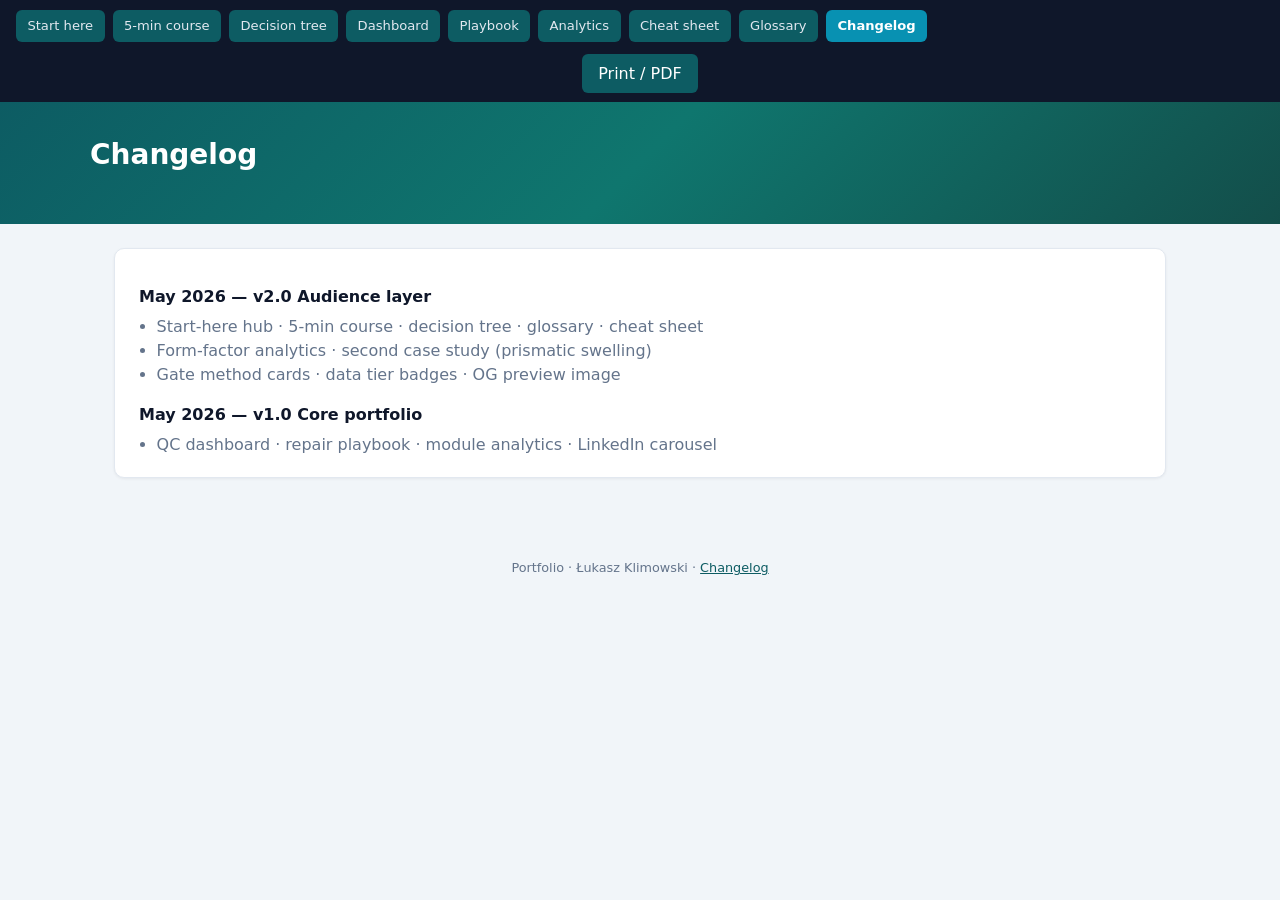
<file: docs/changelog.html>
<!DOCTYPE html>
<html lang="en">
<head>
  <meta charset="UTF-8">
  <meta name="viewport" content="width=device-width, initial-scale=1.0">
  <title>Changelog</title>
  <meta name="description" content="Portfolio update history.">
  <meta property="og:title" content="Changelog">
  <meta property="og:description" content="Portfolio update history.">
  <meta property="og:url" content="https://explodingding.github.io/battery-aftersales-qc-portfolio/changelog.html">
  <meta property="og:image" content="https://explodingding.github.io/battery-aftersales-qc-portfolio/assets/og-preview.png">
  <meta name="twitter:card" content="summary_large_image">
  <link rel="stylesheet" href="assets/portfolio.css">
  <link rel="stylesheet" href="assets/site.css">
</head>
<body>
  <nav class="toolbar no-print">
    <div id="site-nav" class="site-nav"></div>
    <button type="button" onclick="window.print()">Print / PDF</button>
  </nav>

  <header class="hero"><div class="hero-inner"><h1>Changelog</h1></div></header>
  <main class="container"><section class="section changelog-list">
    <h3>May 2026 — v2.0 Audience layer</h3>
    <ul>
      <li>Start-here hub · 5-min course · decision tree · glossary · cheat sheet</li>
      <li>Form-factor analytics · second case study (prismatic swelling)</li>
      <li>Gate method cards · data tier badges · OG preview image</li>
    </ul>
    <h3>May 2026 — v1.0 Core portfolio</h3>
    <ul>
      <li>QC dashboard · repair playbook · module analytics · LinkedIn carousel</li>
    </ul>
  </section></main>
  <p class="footer-note">Portfolio · Łukasz Klimowski · <a href="changelog.html">Changelog</a></p>
  <script src="assets/site.js"></script>

</body>
</html>
</file>
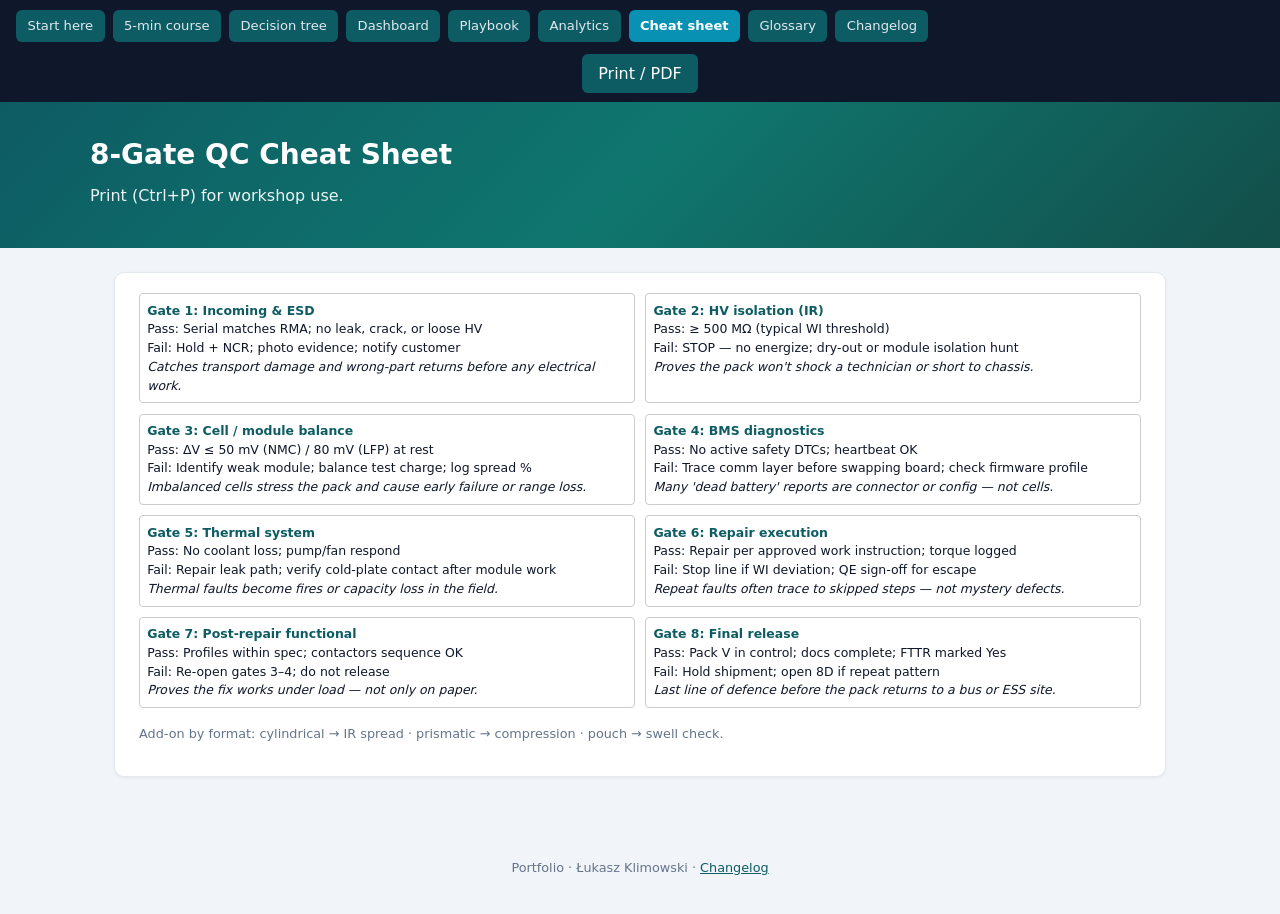
<file: docs/cheat-sheet.html>
<!DOCTYPE html>
<html lang="en">
<head>
  <meta charset="UTF-8">
  <meta name="viewport" content="width=device-width, initial-scale=1.0">
  <title>QC Cheat Sheet — 8 Gates</title>
  <meta name="description" content="Printable repair QC reference.">
  <meta property="og:title" content="QC Cheat Sheet — 8 Gates">
  <meta property="og:description" content="Printable repair QC reference.">
  <meta property="og:url" content="https://explodingding.github.io/battery-aftersales-qc-portfolio/cheat-sheet.html">
  <meta property="og:image" content="https://explodingding.github.io/battery-aftersales-qc-portfolio/assets/og-preview.png">
  <meta name="twitter:card" content="summary_large_image">
  <link rel="stylesheet" href="assets/portfolio.css">
  <link rel="stylesheet" href="assets/site.css">
</head>
<body>
  <nav class="toolbar no-print">
    <div id="site-nav" class="site-nav"></div>
    <button type="button" onclick="window.print()">Print / PDF</button>
  </nav>

  <header class="hero"><div class="hero-inner"><h1>8-Gate QC Cheat Sheet</h1>
    <p>Print (Ctrl+P) for workshop use.</p></div></header>
  <main class="container"><section class="section">
    <div id="cheat-grid" class="cheat-grid"></div>
    <p style="font-size:0.8rem;color:var(--muted);margin-top:1rem;">Add-on by format: cylindrical → IR spread · prismatic → compression · pouch → swell check.</p>
  </section></main>
  <p class="footer-note">Portfolio · Łukasz Klimowski · <a href="changelog.html">Changelog</a></p>
  <script src="assets/site.js"></script>
  <script>
fetch("data/gate_methods.json").then(r=>r.json()).then(d=>{
  document.getElementById("cheat-grid").innerHTML = d.gates.map(g=>
    '<div class="cheat-cell"><strong>Gate '+g.step+': '+g.name+'</strong>Pass: '+g.pass+'<br>Fail: '+g.fail_action+'<br><em>'+g.plain_why+'</em></div>'
  ).join("");
});
</script>
</body>
</html>
</file>
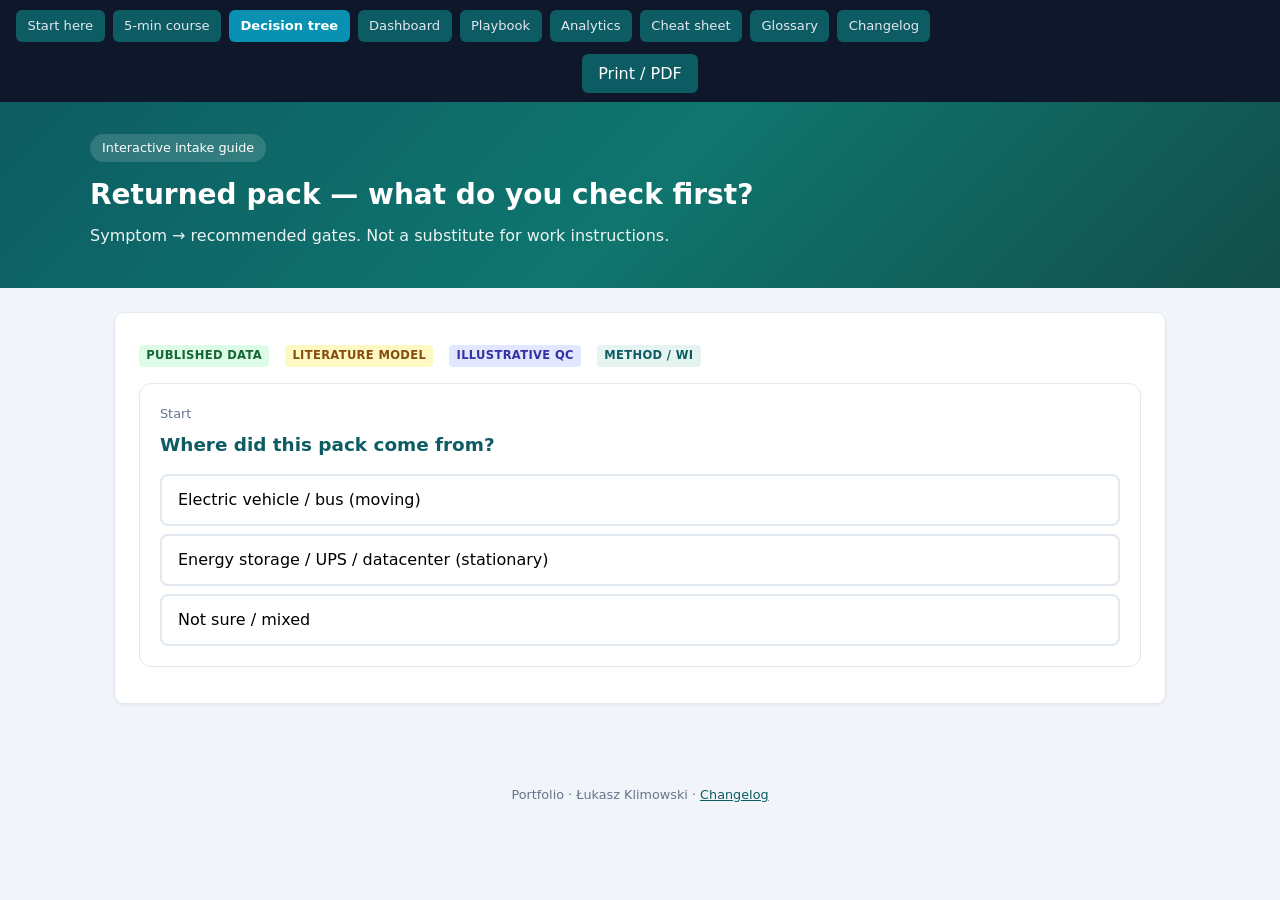
<file: docs/decision-tree.html>
<!DOCTYPE html>
<html lang="en">
<head>
  <meta charset="UTF-8">
  <meta name="viewport" content="width=device-width, initial-scale=1.0">
  <title>Decision Tree — Battery Aftersales Intake</title>
  <meta name="description" content="Interactive EV vs ESS symptom guide.">
  <meta property="og:title" content="Decision Tree — Battery Aftersales Intake">
  <meta property="og:description" content="Interactive EV vs ESS symptom guide.">
  <meta property="og:url" content="https://explodingding.github.io/battery-aftersales-qc-portfolio/decision-tree.html">
  <meta property="og:image" content="https://explodingding.github.io/battery-aftersales-qc-portfolio/assets/og-preview.png">
  <meta name="twitter:card" content="summary_large_image">
  <link rel="stylesheet" href="assets/portfolio.css">
  <link rel="stylesheet" href="assets/site.css">
</head>
<body>
  <nav class="toolbar no-print">
    <div id="site-nav" class="site-nav"></div>
    <button type="button" onclick="window.print()">Print / PDF</button>
  </nav>

  <header class="hero"><div class="hero-inner">
    <span class="hero-badge">Interactive intake guide</span>
    <h1>Returned pack — what do you check first?</h1>
    <p>Symptom → recommended gates. Not a substitute for work instructions.</p>
  </div></header>
  <main class="container"><section class="section">
    <div id="tier-legend" class="tier-legend"></div>
    <div id="dt-root"></div>
  </section></main>
  <p class="footer-note">Portfolio · Łukasz Klimowski · <a href="changelog.html">Changelog</a></p>
  <script src="assets/site.js"></script>
  <script src="assets/decision-tree.js"></script>
  <script>renderTierLegend();</script>
</body>
</html>
</file>
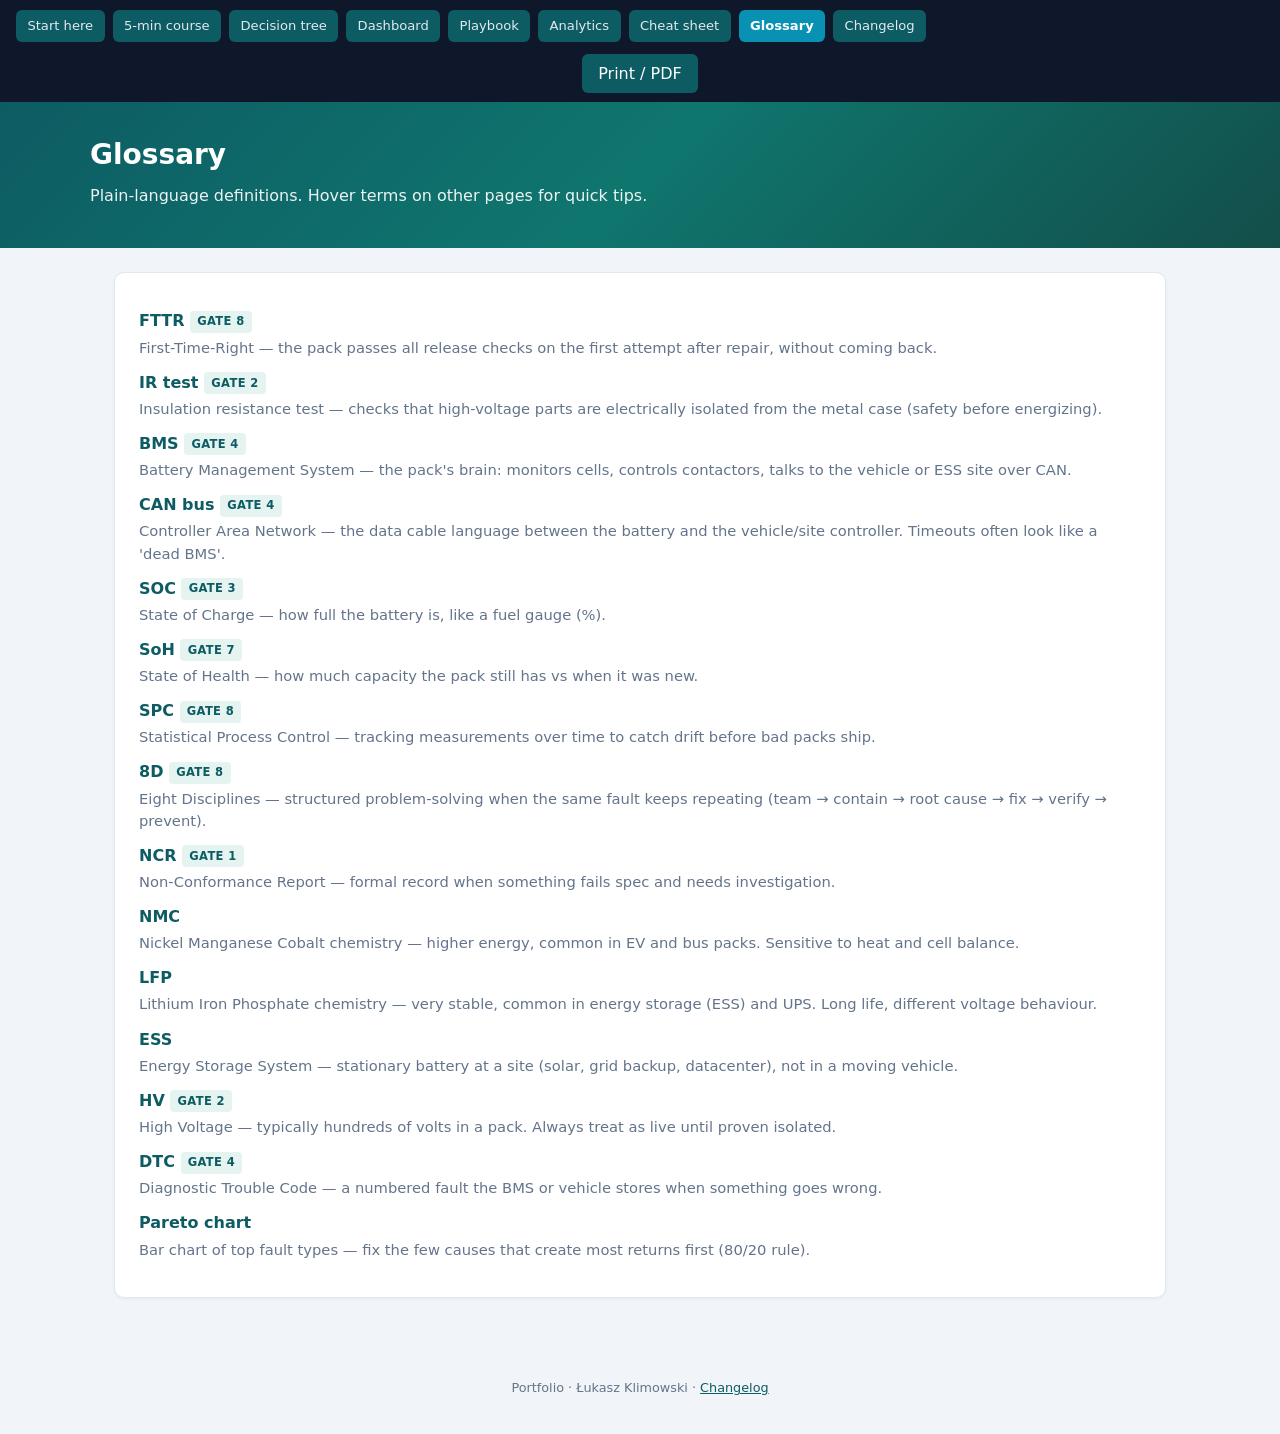
<file: docs/glossary.html>
<!DOCTYPE html>
<html lang="en">
<head>
  <meta charset="UTF-8">
  <meta name="viewport" content="width=device-width, initial-scale=1.0">
  <title>Glossary — Battery Aftersales Terms</title>
  <meta name="description" content="FTTR, IR, BMS, CAN explained simply.">
  <meta property="og:title" content="Glossary — Battery Aftersales Terms">
  <meta property="og:description" content="FTTR, IR, BMS, CAN explained simply.">
  <meta property="og:url" content="https://explodingding.github.io/battery-aftersales-qc-portfolio/glossary.html">
  <meta property="og:image" content="https://explodingding.github.io/battery-aftersales-qc-portfolio/assets/og-preview.png">
  <meta name="twitter:card" content="summary_large_image">
  <link rel="stylesheet" href="assets/portfolio.css">
  <link rel="stylesheet" href="assets/site.css">
</head>
<body>
  <nav class="toolbar no-print">
    <div id="site-nav" class="site-nav"></div>
    <button type="button" onclick="window.print()">Print / PDF</button>
  </nav>

  <header class="hero"><div class="hero-inner"><h1>Glossary</h1>
    <p>Plain-language definitions. Hover terms on other pages for quick tips.</p>
  </div></header>
  <main class="container"><section class="section glossary-page"><dl id="glossary-list"></dl></section></main>
  <p class="footer-note">Portfolio · Łukasz Klimowski · <a href="changelog.html">Changelog</a></p>
  <script src="assets/site.js"></script>
  <script>document.addEventListener("DOMContentLoaded", () => renderGlossaryPage());</script>
</body>
</html>
</file>
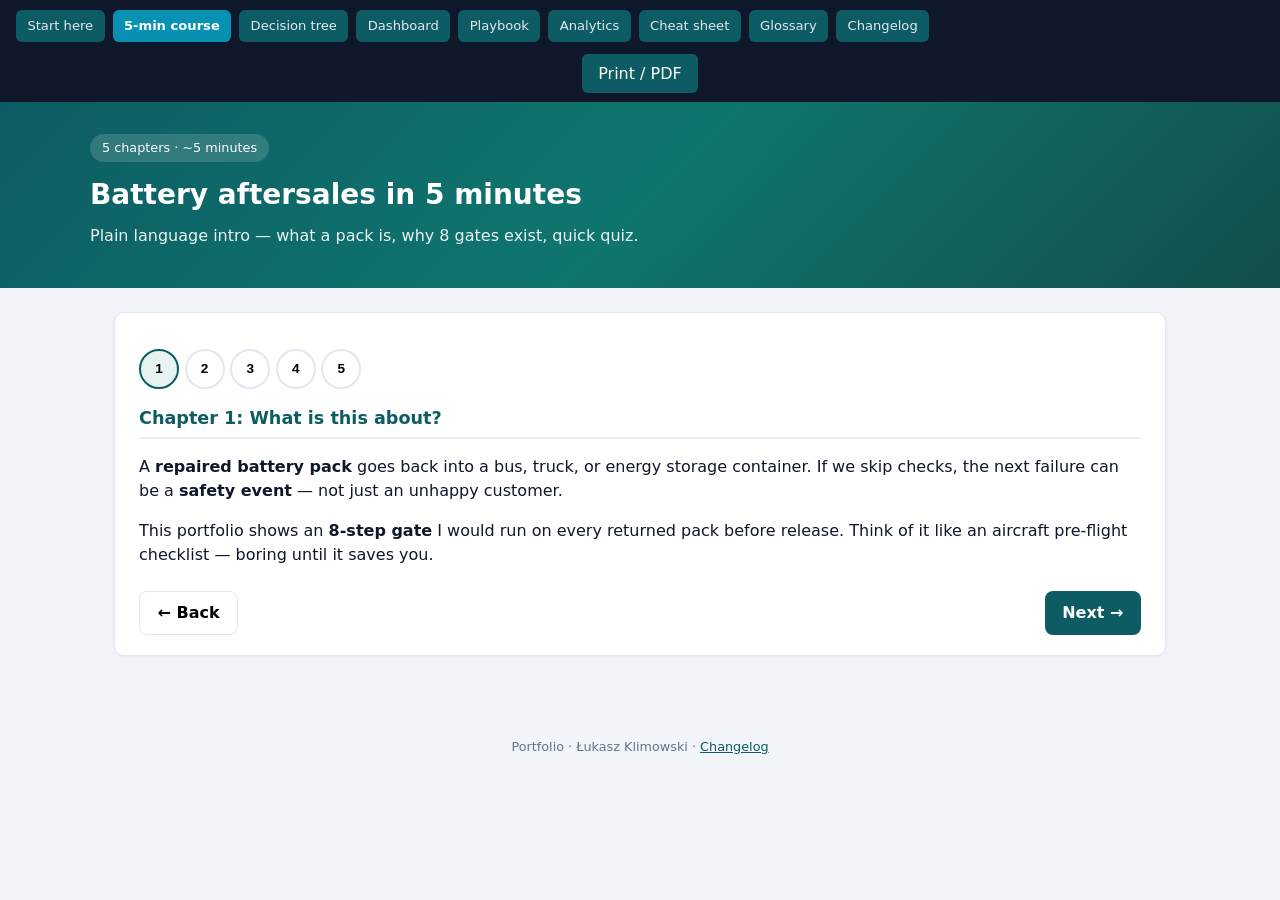
<file: docs/learn.html>
<!DOCTYPE html>
<html lang="en">
<head>
  <meta charset="UTF-8">
  <meta name="viewport" content="width=device-width, initial-scale=1.0">
  <title>5-Minute Course — Battery Aftersales QC</title>
  <meta name="description" content="Plain-language intro to repair QC gates.">
  <meta property="og:title" content="5-Minute Course — Battery Aftersales QC">
  <meta property="og:description" content="Plain-language intro to repair QC gates.">
  <meta property="og:url" content="https://explodingding.github.io/battery-aftersales-qc-portfolio/learn.html">
  <meta property="og:image" content="https://explodingding.github.io/battery-aftersales-qc-portfolio/assets/og-preview.png">
  <meta name="twitter:card" content="summary_large_image">
  <link rel="stylesheet" href="assets/portfolio.css">
  <link rel="stylesheet" href="assets/site.css">
</head>
<body>
  <nav class="toolbar no-print">
    <div id="site-nav" class="site-nav"></div>
    <button type="button" onclick="window.print()">Print / PDF</button>
  </nav>

  <header class="hero"><div class="hero-inner">
    <span class="hero-badge">5 chapters · ~5 minutes</span>
    <h1>Battery aftersales in 5 minutes</h1>
    <p>Plain language intro — what a pack is, why 8 gates exist, quick quiz.</p>
  </div></header>
  <main class="container"><section class="section">
    <div id="learn-progress" class="learn-progress"></div>
    <div id="learn-chapters"></div>
    <div class="learn-nav no-print">
      <button type="button" class="btn-secondary" id="learn-prev">← Back</button>
      <button type="button" class="btn-primary" id="learn-next">Next →</button>
    </div>
    <div id="learn-complete" class="learn-complete" hidden>
      <h2>You know the basics</h2>
      <p><a href="decision-tree.html">Decision tree</a> · <a href="index.html">Dashboard</a> · <a href="repair-playbook.html">Playbook</a></p>
    </div>
  </section></main>
  <p class="footer-note">Portfolio · Łukasz Klimowski · <a href="changelog.html">Changelog</a></p>
  <script src="assets/site.js"></script>
  <script src="assets/learn.js"></script>
</body>
</html>
</file>
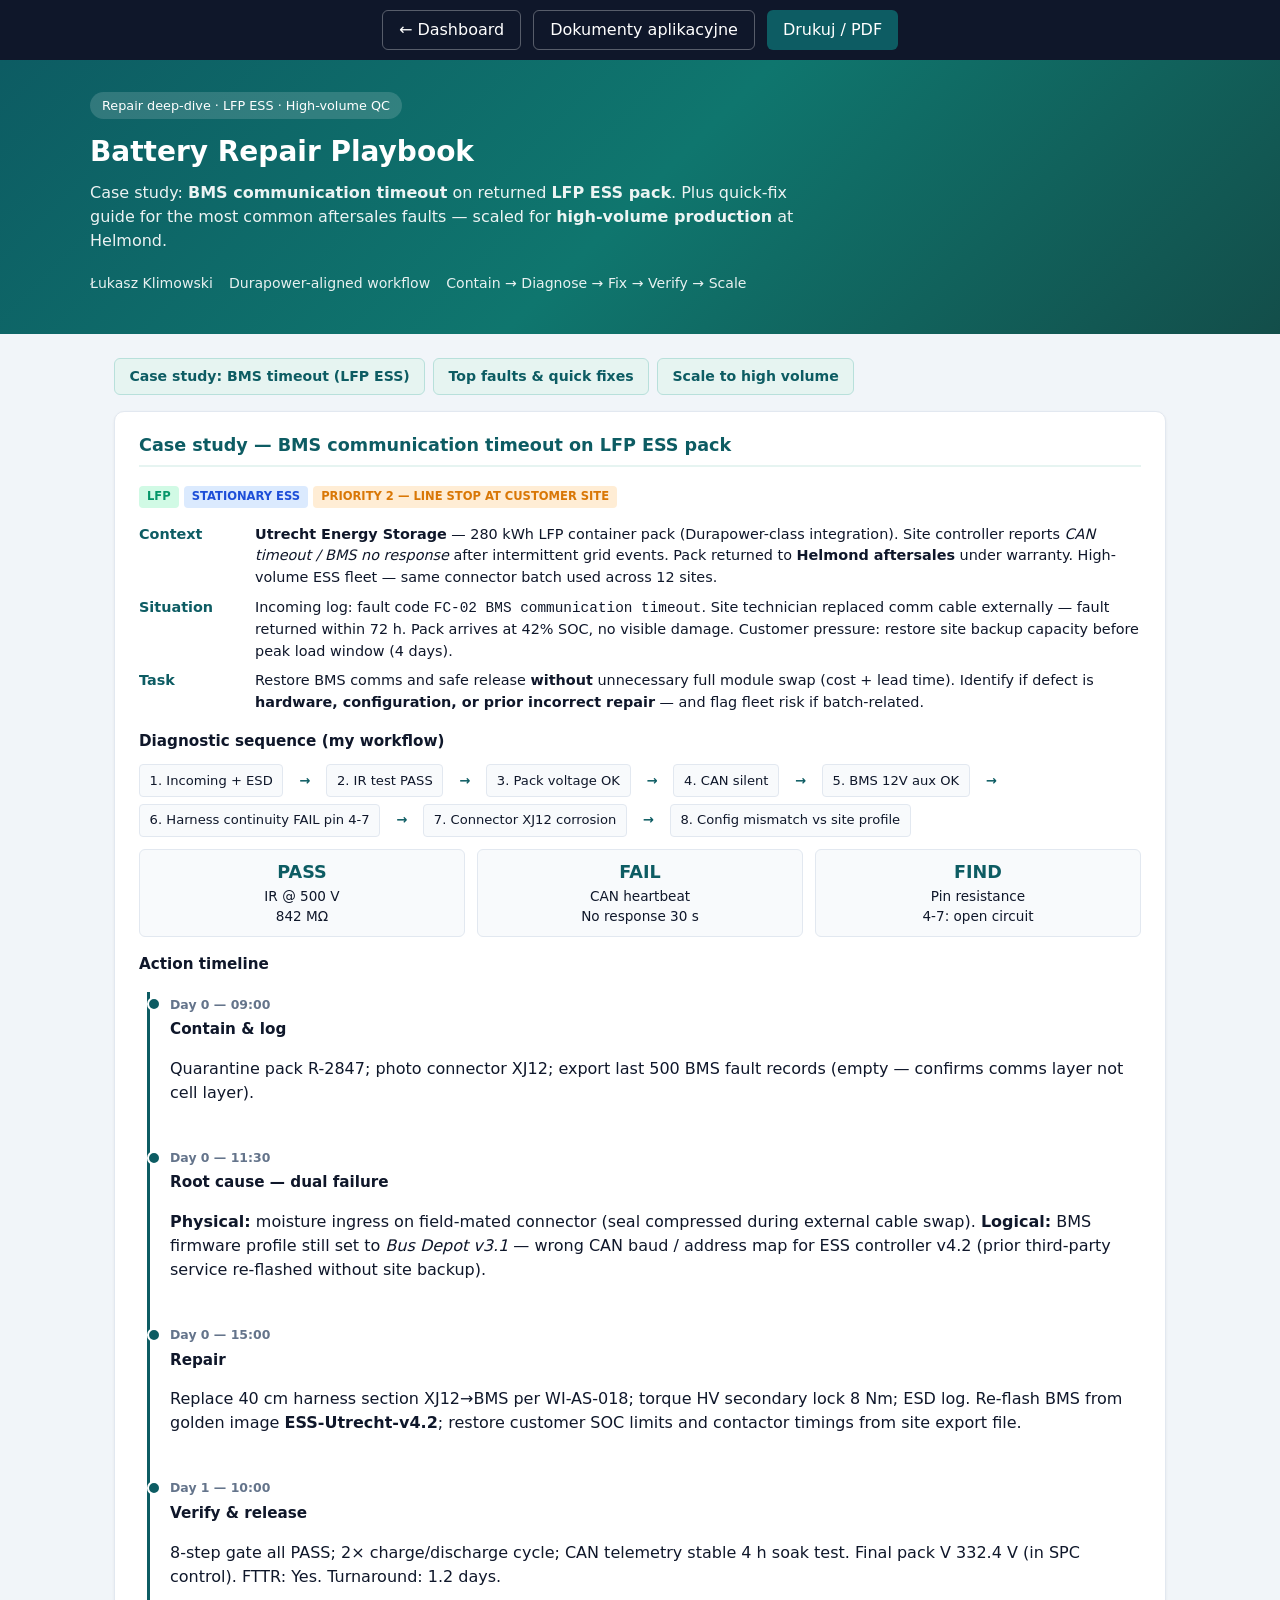
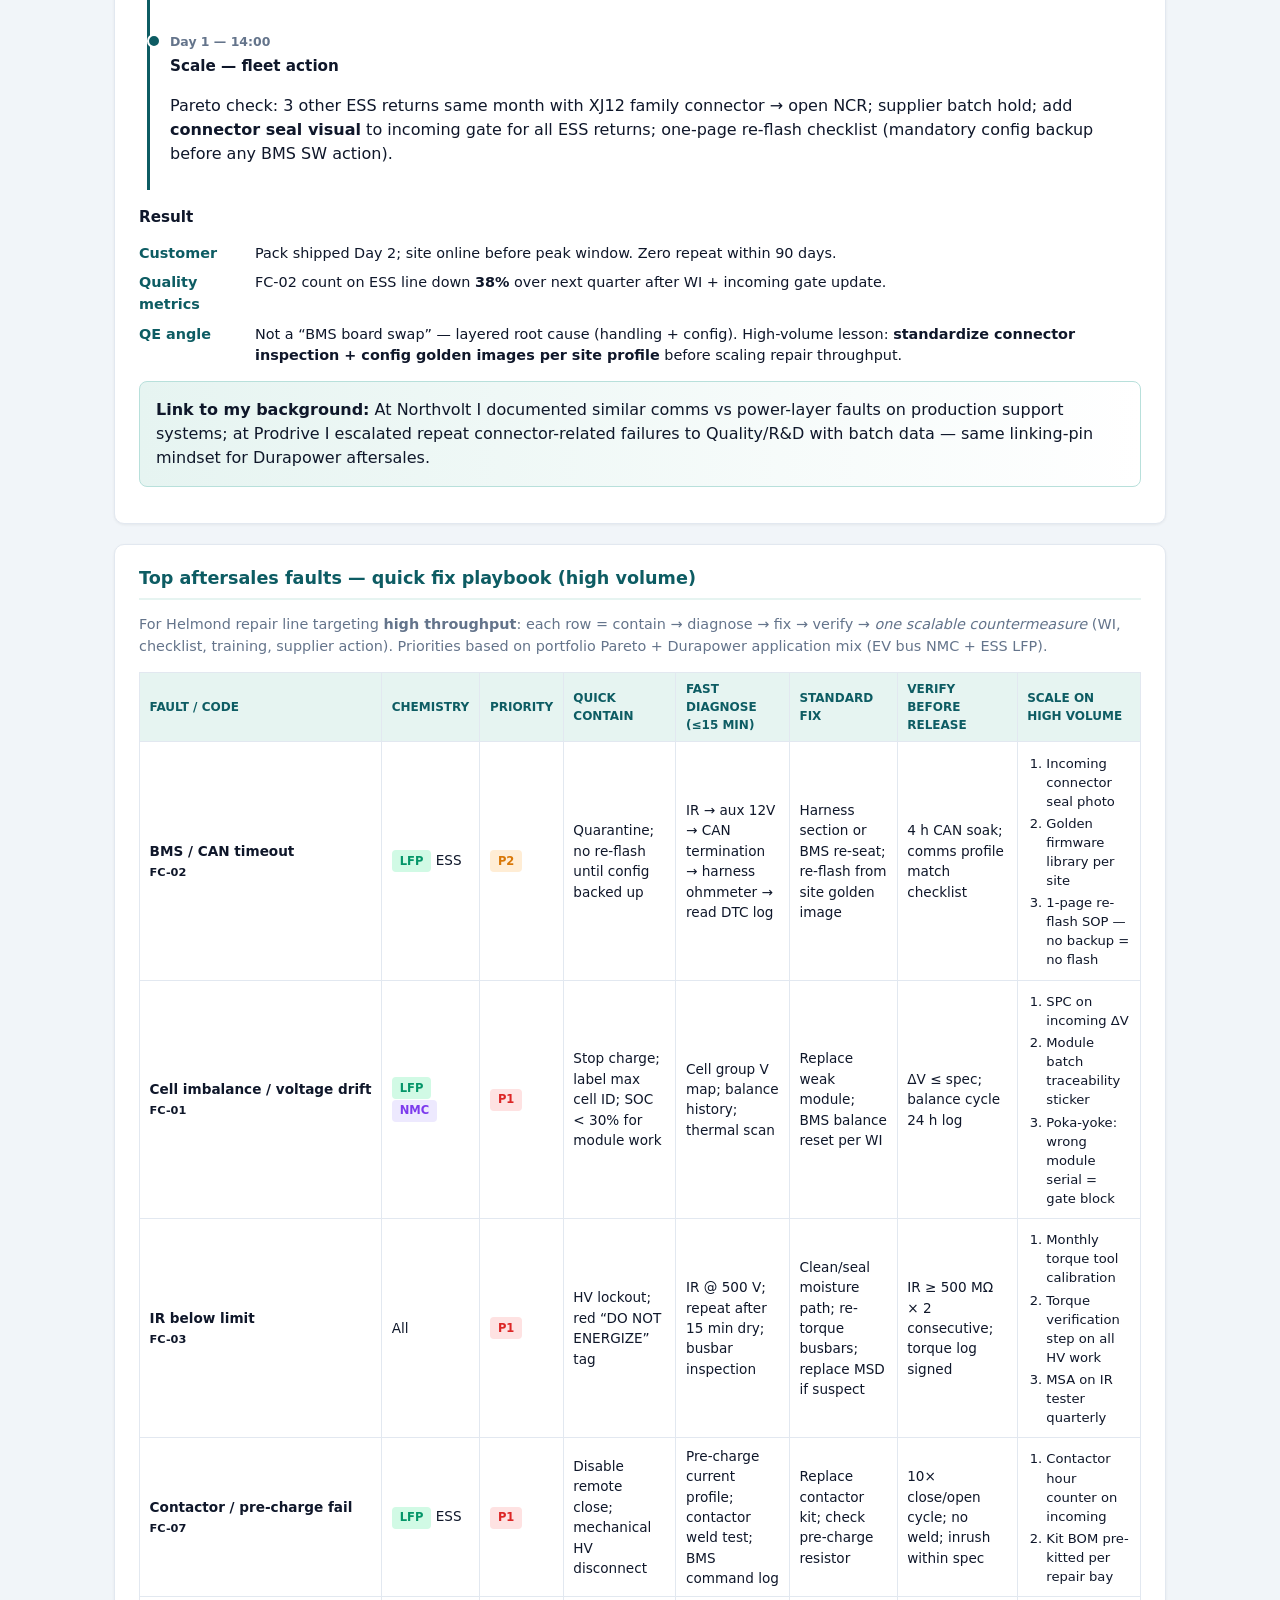
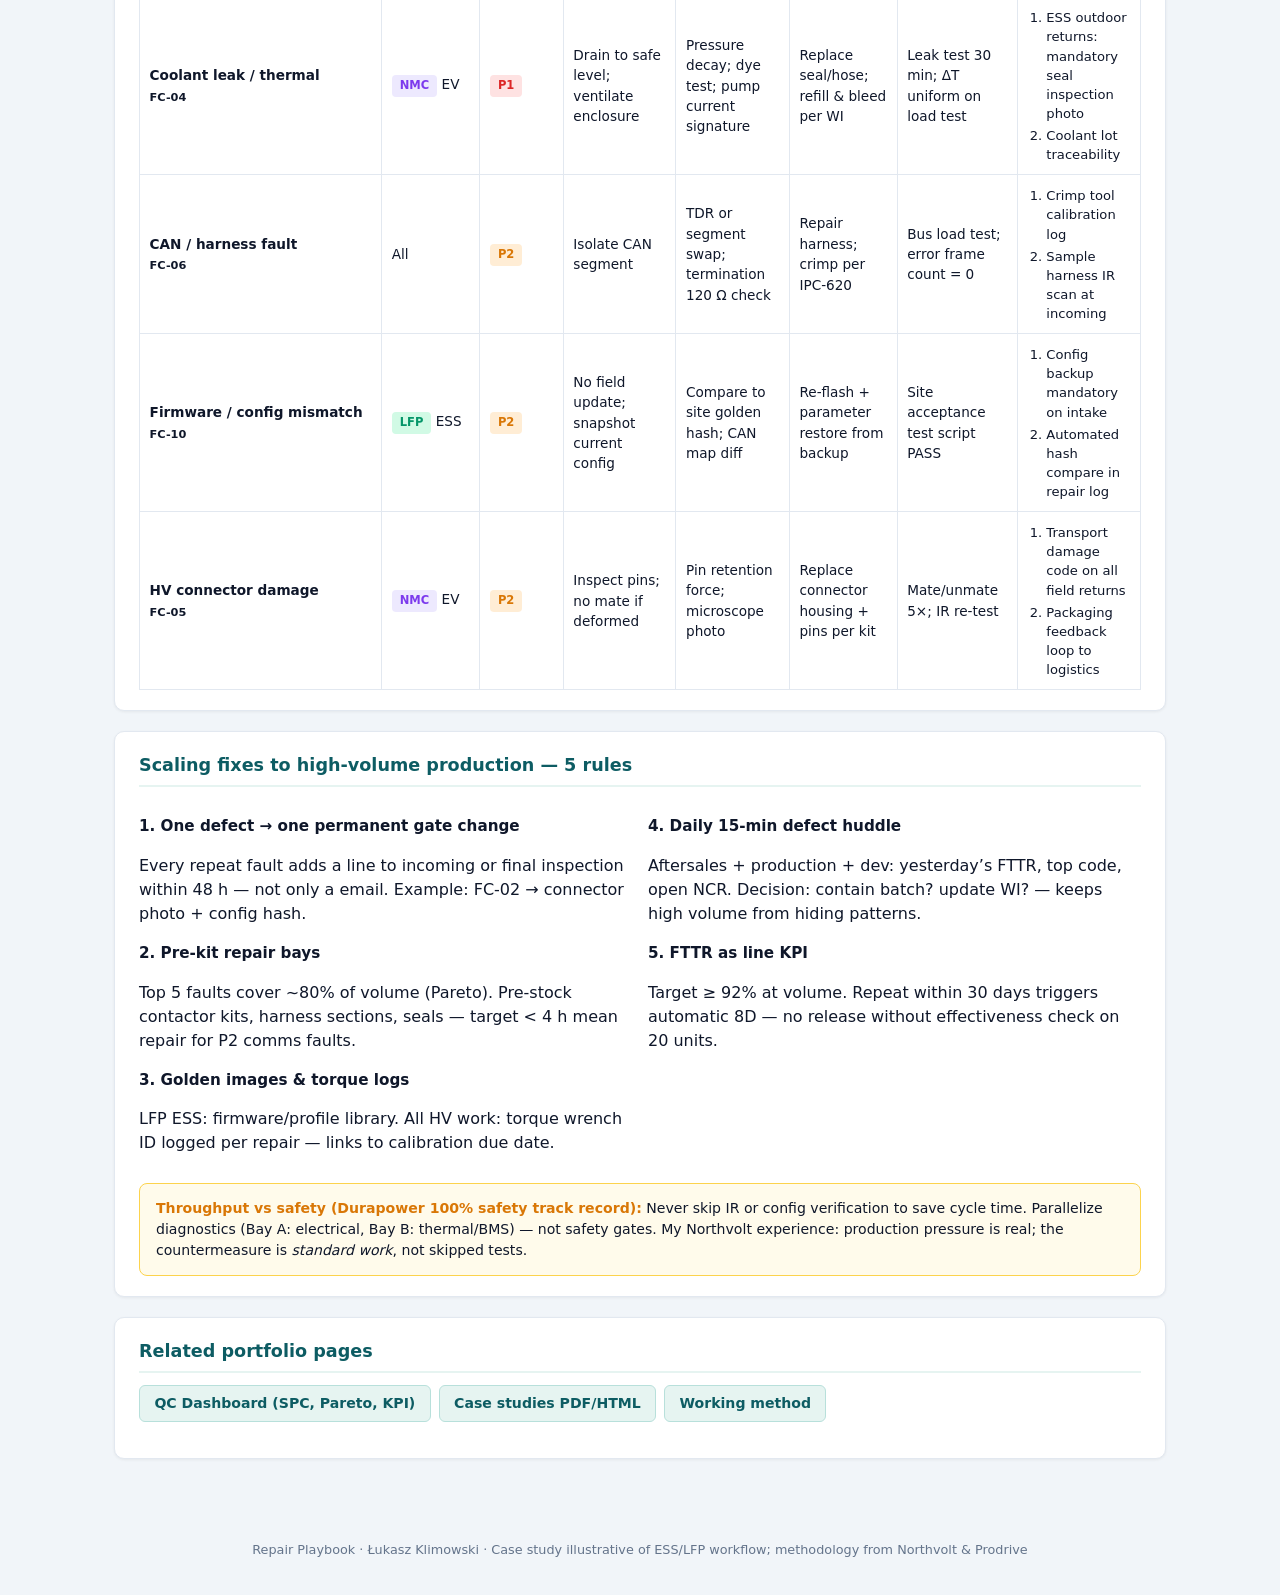
<file: docs/repair-playbook.html>
<!DOCTYPE html>
<html lang="en">
<head>
  <meta charset="UTF-8">
  <meta name="viewport" content="width=device-width, initial-scale=1.0">
  <title>Repair Playbook — BMS Case Study &amp; High-Volume Quick Fixes</title>
  <link rel="stylesheet" href="assets/portfolio.css">
</head>
<body>
  <nav class="toolbar no-print">
    <a href="index.html" class="secondary">← Dashboard</a>
    <a href="index.html" class="secondary">Dokumenty aplikacyjne</a>
    <button type="button" onclick="window.print()">Drukuj / PDF</button>
  </nav>

  <header class="hero">
    <div class="hero-inner">
      <span class="hero-badge">Repair deep-dive · LFP ESS · High-volume QC</span>
      <h1>Battery Repair Playbook</h1>
      <p>Case study: <strong>BMS communication timeout</strong> on returned <strong>LFP ESS pack</strong>.
        Plus quick-fix guide for the most common aftersales faults — scaled for <strong>high-volume production</strong> at Helmond.</p>
      <div class="hero-meta">
        <span>Łukasz Klimowski</span>
        <span>Durapower-aligned workflow</span>
        <span>Contain → Diagnose → Fix → Verify → Scale</span>
      </div>
    </div>
  </header>

  <main class="container">
    <nav class="nav-tabs no-print">
      <a href="#case-study">Case study: BMS timeout (LFP ESS)</a>
      <a href="#playbook">Top faults &amp; quick fixes</a>
      <a href="#scale">Scale to high volume</a>
    </nav>

    <!-- CASE STUDY -->
    <section id="case-study" class="section">
      <h2>Case study — BMS communication timeout on LFP ESS pack</h2>
      <p>
        <span class="badge lfp">LFP</span>
        <span class="badge ess">Stationary ESS</span>
        <span class="badge p2">Priority 2 — line stop at customer site</span>
      </p>

      <dl class="star-grid">
        <dt>Context</dt>
        <dd>
          <strong>Utrecht Energy Storage</strong> — 280 kWh LFP container pack (Durapower-class integration).
          Site controller reports <em>CAN timeout / BMS no response</em> after intermittent grid events.
          Pack returned to <strong>Helmond aftersales</strong> under warranty. High-volume ESS fleet — same connector batch used across 12 sites.
        </dd>
        <dt>Situation</dt>
        <dd>
          Incoming log: fault code <code>FC-02 BMS communication timeout</code>. Site technician replaced comm cable externally — fault returned within 72 h.
          Pack arrives at 42% SOC, no visible damage. Customer pressure: restore site backup capacity before peak load window (4 days).
        </dd>
        <dt>Task</dt>
        <dd>
          Restore BMS comms and safe release <strong>without</strong> unnecessary full module swap (cost + lead time).
          Identify if defect is <strong>hardware, configuration, or prior incorrect repair</strong> — and flag fleet risk if batch-related.
        </dd>
      </dl>

      <h3>Diagnostic sequence (my workflow)</h3>
      <div class="diagnostic-flow">
        <span>1. Incoming + ESD</span><span class="arrow">→</span>
        <span>2. IR test PASS</span><span class="arrow">→</span>
        <span>3. Pack voltage OK</span><span class="arrow">→</span>
        <span>4. CAN silent</span><span class="arrow">→</span>
        <span>5. BMS 12V aux OK</span><span class="arrow">→</span>
        <span>6. Harness continuity FAIL pin 4-7</span><span class="arrow">→</span>
        <span>7. Connector XJ12 corrosion</span><span class="arrow">→</span>
        <span>8. Config mismatch vs site profile</span>
      </div>

      <div class="measure-box">
        <div><strong>PASS</strong>IR @ 500 V<br>842 MΩ</div>
        <div><strong>FAIL</strong>CAN heartbeat<br>No response 30 s</div>
        <div><strong>FIND</strong>Pin resistance<br>4-7: open circuit</div>
      </div>

      <h3>Action timeline</h3>
      <div class="timeline">
        <div class="timeline-item">
          <time>Day 0 — 09:00</time>
          <h4>Contain &amp; log</h4>
          <p>Quarantine pack R-2847; photo connector XJ12; export last 500 BMS fault records (empty — confirms comms layer not cell layer).</p>
        </div>
        <div class="timeline-item">
          <time>Day 0 — 11:30</time>
          <h4>Root cause — dual failure</h4>
          <p>
            <strong>Physical:</strong> moisture ingress on field-mated connector (seal compressed during external cable swap).
            <strong>Logical:</strong> BMS firmware profile still set to <em>Bus Depot v3.1</em> — wrong CAN baud / address map for ESS controller v4.2
            (prior third-party service re-flashed without site backup).
          </p>
        </div>
        <div class="timeline-item">
          <time>Day 0 — 15:00</time>
          <h4>Repair</h4>
          <p>Replace 40 cm harness section XJ12→BMS per WI-AS-018; torque HV secondary lock 8 Nm; ESD log.
            Re-flash BMS from golden image <strong>ESS-Utrecht-v4.2</strong>; restore customer SOC limits and contactor timings from site export file.</p>
        </div>
        <div class="timeline-item">
          <time>Day 1 — 10:00</time>
          <h4>Verify &amp; release</h4>
          <p>8-step gate all PASS; 2× charge/discharge cycle; CAN telemetry stable 4 h soak test.
            Final pack V 332.4 V (in SPC control). FTTR: Yes. Turnaround: 1.2 days.</p>
        </div>
        <div class="timeline-item">
          <time>Day 1 — 14:00</time>
          <h4>Scale — fleet action</h4>
          <p>Pareto check: 3 other ESS returns same month with XJ12 family connector → open NCR; supplier batch hold;
            add <strong>connector seal visual</strong> to incoming gate for all ESS returns; one-page re-flash checklist (mandatory config backup before any BMS SW action).</p>
        </div>
      </div>

      <h3>Result</h3>
      <dl class="star-grid">
        <dt>Customer</dt>
        <dd>Pack shipped Day 2; site online before peak window. Zero repeat within 90 days.</dd>
        <dt>Quality metrics</dt>
        <dd>FC-02 count on ESS line down <strong>38%</strong> over next quarter after WI + incoming gate update.</dd>
        <dt>QE angle</dt>
        <dd>Not a “BMS board swap” — layered root cause (handling + config). High-volume lesson: <strong>standardize connector inspection + config golden images per site profile</strong> before scaling repair throughput.</dd>
      </dl>

      <p class="experience-callout">
        <strong>Link to my background:</strong> At Northvolt I documented similar comms vs power-layer faults on production support systems;
        at Prodrive I escalated repeat connector-related failures to Quality/R&amp;D with batch data — same linking-pin mindset for Durapower aftersales.
      </p>
    </section>

    <!-- PLAYBOOK TABLE -->
    <section id="playbook" class="section">
      <h2>Top aftersales faults — quick fix playbook (high volume)</h2>
      <p style="font-size:0.9rem;color:var(--muted);">
        For Helmond repair line targeting <strong>high throughput</strong>: each row = contain → diagnose → fix → verify →
        <em>one scalable countermeasure</em> (WI, checklist, training, supplier action). Priorities based on portfolio Pareto + Durapower application mix (EV bus NMC + ESS LFP).
      </p>

      <table class="data playbook-table">
        <thead>
          <tr>
            <th>Fault / code</th>
            <th>Chemistry</th>
            <th>Priority</th>
            <th>Quick contain</th>
            <th>Fast diagnose (≤15 min)</th>
            <th>Standard fix</th>
            <th>Verify before release</th>
            <th>Scale on high volume</th>
          </tr>
        </thead>
        <tbody>
          <tr>
            <td>BMS / CAN timeout<br><small>FC-02</small></td>
            <td><span class="badge lfp">LFP</span> ESS</td>
            <td><span class="badge p2">P2</span></td>
            <td>Quarantine; no re-flash until config backed up</td>
            <td>IR → aux 12V → CAN termination → harness ohmmeter → read DTC log</td>
            <td>Harness section or BMS re-seat; re-flash from site golden image</td>
            <td>4 h CAN soak; comms profile match checklist</td>
            <td class="steps"><ol><li>Incoming connector seal photo</li><li>Golden firmware library per site</li><li>1-page re-flash SOP — no backup = no flash</li></ol></td>
          </tr>
          <tr>
            <td>Cell imbalance / voltage drift<br><small>FC-01</small></td>
            <td><span class="badge lfp">LFP</span> <span class="badge" style="background:#ede9fe;color:#7c3aed;">NMC</span></td>
            <td><span class="badge p1">P1</span></td>
            <td>Stop charge; label max cell ID; SOC &lt; 30% for module work</td>
            <td>Cell group V map; balance history; thermal scan</td>
            <td>Replace weak module; BMS balance reset per WI</td>
            <td>ΔV ≤ spec; balance cycle 24 h log</td>
            <td class="steps"><ol><li>SPC on incoming ΔV</li><li>Module batch traceability sticker</li><li>Poka-yoke: wrong module serial = gate block</li></ol></td>
          </tr>
          <tr>
            <td>IR below limit<br><small>FC-03</small></td>
            <td>All</td>
            <td><span class="badge p1">P1</span></td>
            <td>HV lockout; red “DO NOT ENERGIZE” tag</td>
            <td>IR @ 500 V; repeat after 15 min dry; busbar inspection</td>
            <td>Clean/seal moisture path; re-torque busbars; replace MSD if suspect</td>
            <td>IR ≥ 500 MΩ × 2 consecutive; torque log signed</td>
            <td class="steps"><ol><li>Monthly torque tool calibration</li><li>Torque verification step on all HV work</li><li>MSA on IR tester quarterly</li></ol></td>
          </tr>
          <tr>
            <td>Contactor / pre-charge fail<br><small>FC-07</small></td>
            <td><span class="badge lfp">LFP</span> ESS</td>
            <td><span class="badge p1">P1</span></td>
            <td>Disable remote close; mechanical HV disconnect</td>
            <td>Pre-charge current profile; contactor weld test; BMS command log</td>
            <td>Replace contactor kit; check pre-charge resistor</td>
            <td>10× close/open cycle; no weld; inrush within spec</td>
            <td class="steps"><ol><li>Contactor hour counter on incoming</li><li>Kit BOM pre-kitted per repair bay</li></ol></td>
          </tr>
          <tr>
            <td>Coolant leak / thermal<br><small>FC-04</small></td>
            <td><span class="badge" style="background:#ede9fe;color:#7c3aed;">NMC</span> EV</td>
            <td><span class="badge p1">P1</span></td>
            <td>Drain to safe level; ventilate enclosure</td>
            <td>Pressure decay; dye test; pump current signature</td>
            <td>Replace seal/hose; refill &amp; bleed per WI</td>
            <td>Leak test 30 min; ΔT uniform on load test</td>
            <td class="steps"><ol><li>ESS outdoor returns: mandatory seal inspection photo</li><li>Coolant lot traceability</li></ol></td>
          </tr>
          <tr>
            <td>CAN / harness fault<br><small>FC-06</small></td>
            <td>All</td>
            <td><span class="badge p2">P2</span></td>
            <td>Isolate CAN segment</td>
            <td>TDR or segment swap; termination 120 Ω check</td>
            <td>Repair harness; crimp per IPC-620</td>
            <td>Bus load test; error frame count = 0</td>
            <td class="steps"><ol><li>Crimp tool calibration log</li><li>Sample harness IR scan at incoming</li></ol></td>
          </tr>
          <tr>
            <td>Firmware / config mismatch<br><small>FC-10</small></td>
            <td><span class="badge lfp">LFP</span> ESS</td>
            <td><span class="badge p2">P2</span></td>
            <td>No field update; snapshot current config</td>
            <td>Compare to site golden hash; CAN map diff</td>
            <td>Re-flash + parameter restore from backup</td>
            <td>Site acceptance test script PASS</td>
            <td class="steps"><ol><li>Config backup mandatory on intake</li><li>Automated hash compare in repair log</li></ol></td>
          </tr>
          <tr>
            <td>HV connector damage<br><small>FC-05</small></td>
            <td><span class="badge" style="background:#ede9fe;color:#7c3aed;">NMC</span> EV</td>
            <td><span class="badge p2">P2</span></td>
            <td>Inspect pins; no mate if deformed</td>
            <td>Pin retention force; microscope photo</td>
            <td>Replace connector housing + pins per kit</td>
            <td>Mate/unmate 5×; IR re-test</td>
            <td class="steps"><ol><li>Transport damage code on all field returns</li><li>Packaging feedback loop to logistics</li></ol></td>
          </tr>
        </tbody>
      </table>
    </section>

    <!-- HIGH VOLUME SCALE -->
    <section id="scale" class="section">
      <h2>Scaling fixes to high-volume production — 5 rules</h2>
      <div class="grid-2">
        <div>
          <h3>1. One defect → one permanent gate change</h3>
          <p>Every repeat fault adds a line to incoming or final inspection within 48 h — not only a email. Example: FC-02 → connector photo + config hash.</p>
          <h3>2. Pre-kit repair bays</h3>
          <p>Top 5 faults cover ~80% of volume (Pareto). Pre-stock contactor kits, harness sections, seals — target &lt; 4 h mean repair for P2 comms faults.</p>
          <h3>3. Golden images &amp; torque logs</h3>
          <p>LFP ESS: firmware/profile library. All HV work: torque wrench ID logged per repair — links to calibration due date.</p>
        </div>
        <div>
          <h3>4. Daily 15-min defect huddle</h3>
          <p>Aftersales + production + dev: yesterday’s FTTR, top code, open NCR. Decision: contain batch? update WI? — keeps high volume from hiding patterns.</p>
          <h3>5. FTTR as line KPI</h3>
          <p>Target ≥ 92% at volume. Repeat within 30 days triggers automatic 8D — no release without effectiveness check on 20 units.</p>
        </div>
      </div>
      <div class="volume-callout">
        <strong>Throughput vs safety (Durapower 100% safety track record):</strong>
        Never skip IR or config verification to save cycle time. Parallelize diagnostics (Bay A: electrical, Bay B: thermal/BMS) — not safety gates.
        My Northvolt experience: production pressure is real; the countermeasure is <em>standard work</em>, not skipped tests.
      </div>
    </section>

    <section class="section no-print">
      <h2>Related portfolio pages</h2>
      <div class="nav-tabs">
        <a href="index.html">QC Dashboard (SPC, Pareto, KPI)</a>
        <a href="#">Case studies PDF/HTML</a>
        <a href="#">Working method</a>
      </div>
    </section>
  </main>

  <p class="footer-note">Repair Playbook · Łukasz Klimowski · Case study illustrative of ESS/LFP workflow; methodology from Northvolt &amp; Prodrive</p>
</body>
</html>
</file>
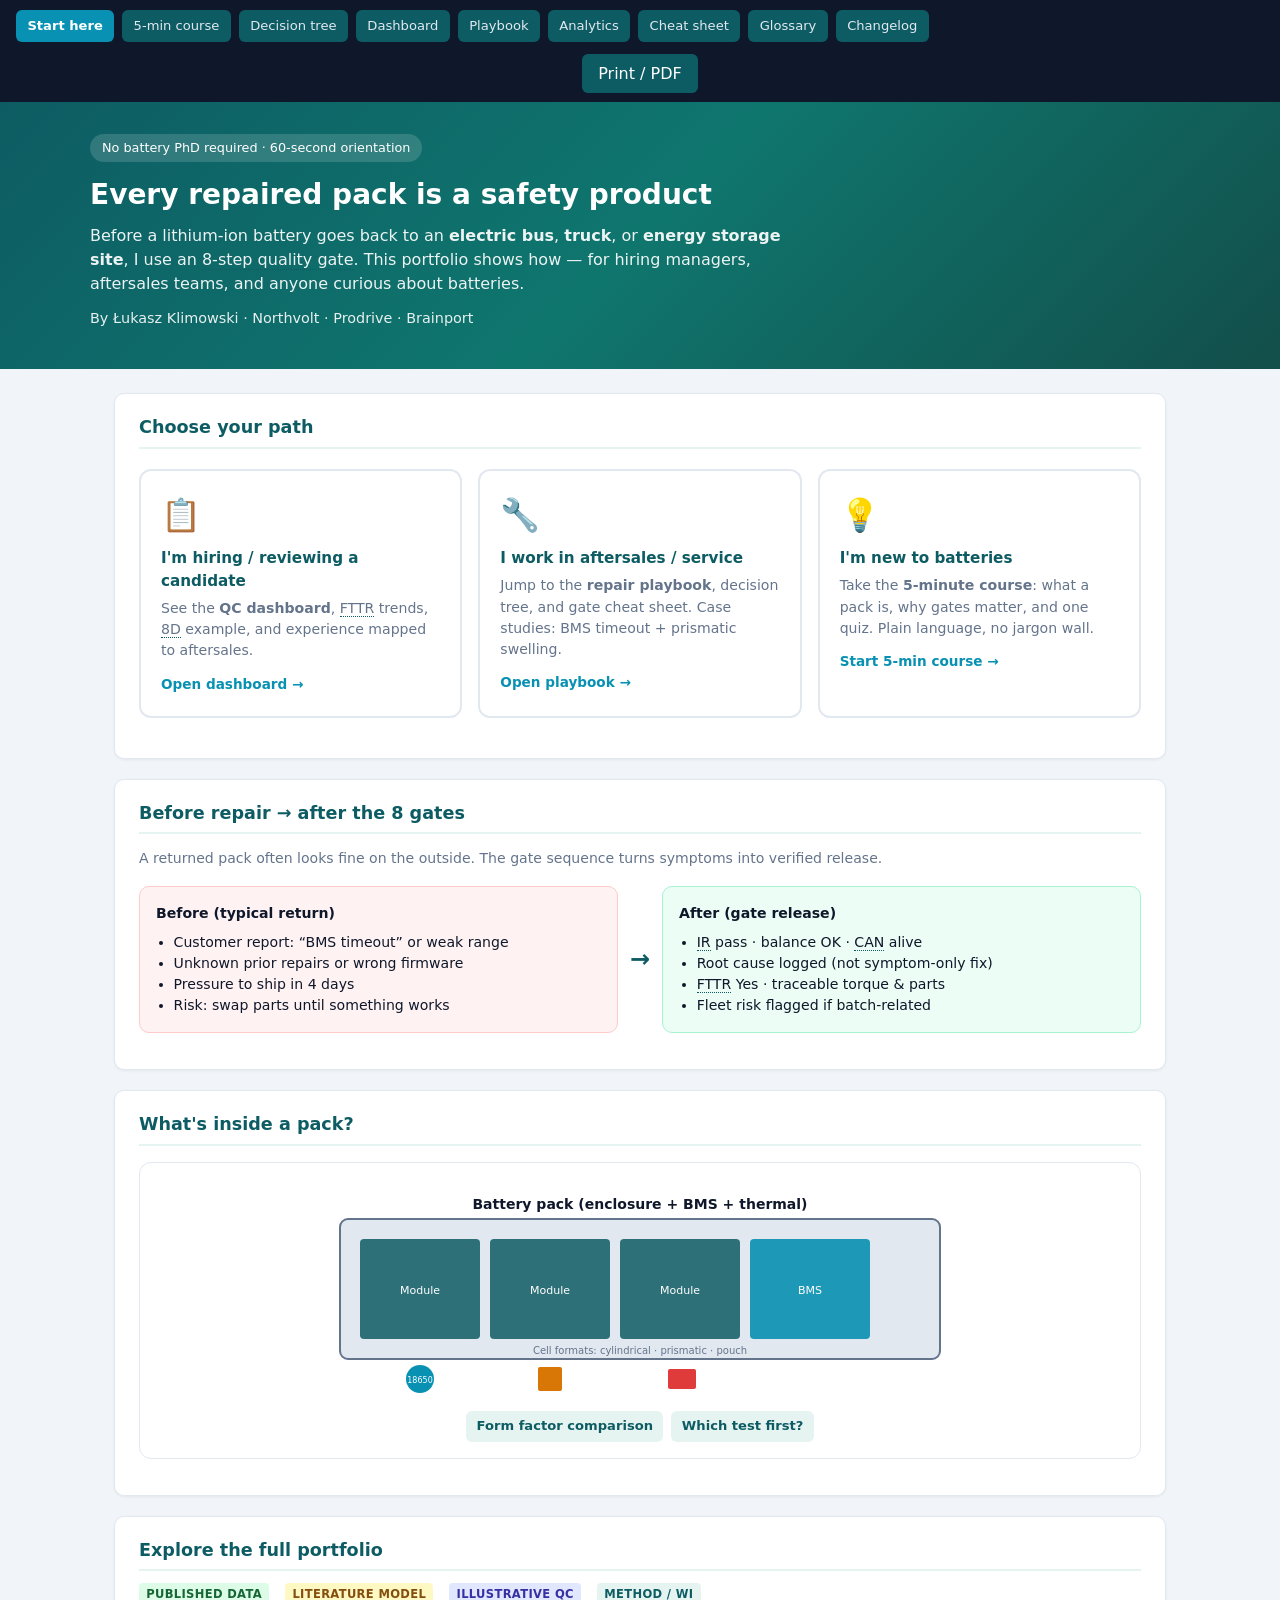
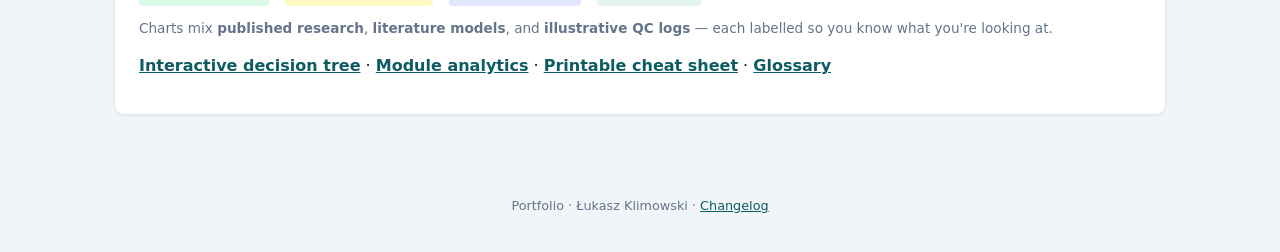
<file: docs/start-here.html>
<!DOCTYPE html>
<html lang="en">
<head>
  <meta charset="UTF-8">
  <meta name="viewport" content="width=device-width, initial-scale=1.0">
  <title>Start Here — Battery Aftersales Quality</title>
  <meta name="description" content="Every repaired lithium-ion pack is a safety product. Choose your path: hiring manager, aftersales engineer, or curious visitor.">
  <meta property="og:title" content="Battery Aftersales Quality — Start Here">
  <meta property="og:description" content="8 gates before a repaired pack returns to a bus or ESS site. Interactive guides for experts and newcomers.">
  <meta property="og:image" content="https://explodingding.github.io/battery-aftersales-qc-portfolio/assets/og-preview.png">
  <meta property="og:url" content="https://explodingding.github.io/battery-aftersales-qc-portfolio/start-here.html">
  <meta name="twitter:card" content="summary_large_image">
  <link rel="stylesheet" href="assets/portfolio.css">
  <link rel="stylesheet" href="assets/site.css">
</head>
<body>
  <nav class="toolbar no-print">
    <div id="site-nav" class="site-nav"></div>
    <button type="button" onclick="window.print()">Print / PDF</button>
  </nav>

  <header class="hero">
    <div class="hero-inner">
      <span class="hero-badge">No battery PhD required · 60-second orientation</span>
      <h1>Every repaired pack is a safety product</h1>
      <p>Before a lithium-ion battery goes back to an <strong>electric bus</strong>, <strong>truck</strong>, or <strong>energy storage site</strong>, I use an <span data-glossary="8d">8-step quality gate</span>.
        This portfolio shows how — for hiring managers, aftersales teams, and anyone curious about batteries.</p>
      <p style="margin-top:0.75rem;font-size:0.9rem;opacity:0.9;">By Łukasz Klimowski · Northvolt · Prodrive · Brainport</p>
    </div>
  </header>

  <main class="container">
    <section class="section">
      <h2>Choose your path</h2>
      <div class="path-grid">
        <a class="path-card" href="index.html">
          <div class="path-icon">&#128203;</div>
          <h3>I'm hiring / reviewing a candidate</h3>
          <p>See the <strong>QC dashboard</strong>, <span data-glossary="fttr">FTTR</span> trends, <span data-glossary="8d">8D</span> example, and experience mapped to aftersales.</p>
          <span class="path-cta">Open dashboard →</span>
        </a>
        <a class="path-card" href="repair-playbook.html">
          <div class="path-icon">&#128295;</div>
          <h3>I work in aftersales / service</h3>
          <p>Jump to the <strong>repair playbook</strong>, decision tree, and gate cheat sheet. Case studies: BMS timeout + prismatic swelling.</p>
          <span class="path-cta">Open playbook →</span>
        </a>
        <a class="path-card" href="learn.html">
          <div class="path-icon">&#128161;</div>
          <h3>I'm new to batteries</h3>
          <p>Take the <strong>5-minute course</strong>: what a pack is, why gates matter, and one quiz. Plain language, no jargon wall.</p>
          <span class="path-cta">Start 5-min course →</span>
        </a>
      </div>
    </section>

    <section class="section">
      <h2>Before repair → after the 8 gates</h2>
      <p style="font-size:0.88rem;color:var(--muted);">A returned pack often looks fine on the outside. The gate sequence turns symptoms into verified release.</p>
      <div class="before-after">
        <div class="ba-panel ba-before">
          <h4>Before (typical return)</h4>
          <ul>
            <li>Customer report: “BMS timeout” or weak range</li>
            <li>Unknown prior repairs or wrong firmware</li>
            <li>Pressure to ship in 4 days</li>
            <li>Risk: swap parts until something works</li>
          </ul>
        </div>
        <div class="ba-arrow">→</div>
        <div class="ba-panel ba-after">
          <h4>After (gate release)</h4>
          <ul>
            <li><span data-glossary="ir">IR</span> pass · balance OK · <span data-glossary="can">CAN</span> alive</li>
            <li>Root cause logged (not symptom-only fix)</li>
            <li><span data-glossary="fttr">FTTR</span> Yes · traceable torque &amp; parts</li>
            <li>Fleet risk flagged if batch-related</li>
          </ul>
        </div>
      </div>
    </section>

    <section class="section">
      <h2>What's inside a pack?</h2>
      <div id="pack-diagram" class="pack-diagram"></div>
    </section>

    <section class="section">
      <h2>Explore the full portfolio</h2>
      <div class="tier-legend" id="tier-legend"></div>
      <p style="font-size:0.85rem;color:var(--muted);margin-top:0.5rem;">Charts mix <strong>published research</strong>, <strong>literature models</strong>, and <strong>illustrative QC logs</strong> — each labelled so you know what you're looking at.</p>
      <p style="margin-top:1rem;">
        <a href="decision-tree.html" style="font-weight:600;">Interactive decision tree</a> ·
        <a href="battery-analytics.html" style="font-weight:600;">Module analytics</a> ·
        <a href="cheat-sheet.html" style="font-weight:600;">Printable cheat sheet</a> ·
        <a href="glossary.html" style="font-weight:600;">Glossary</a>
      </p>
    </section>
  </main>

  <p class="footer-note">Portfolio · Łukasz Klimowski · <a href="changelog.html">Changelog</a></p>
  <script src="assets/site.js"></script>
  <script>
    injectPackDiagram();
    renderTierLegend();
  </script>
</body>
</html>
</file>
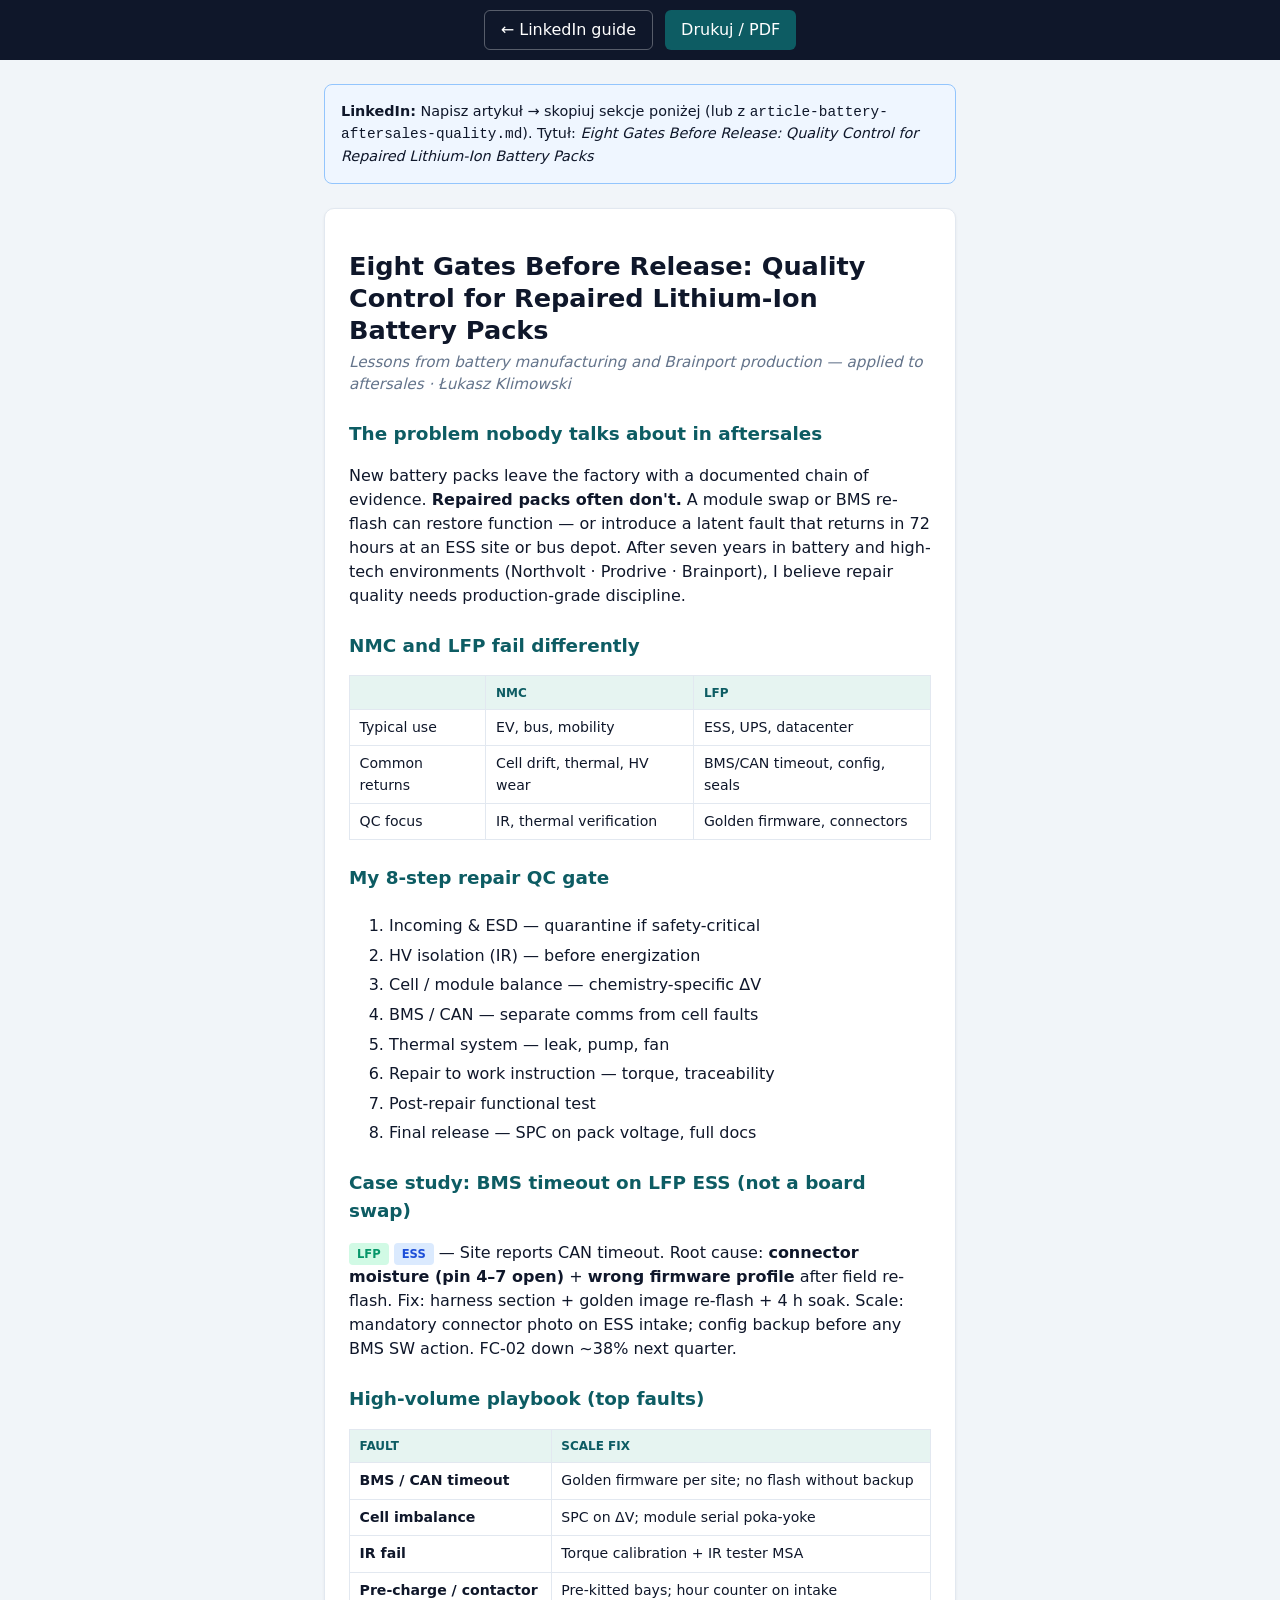
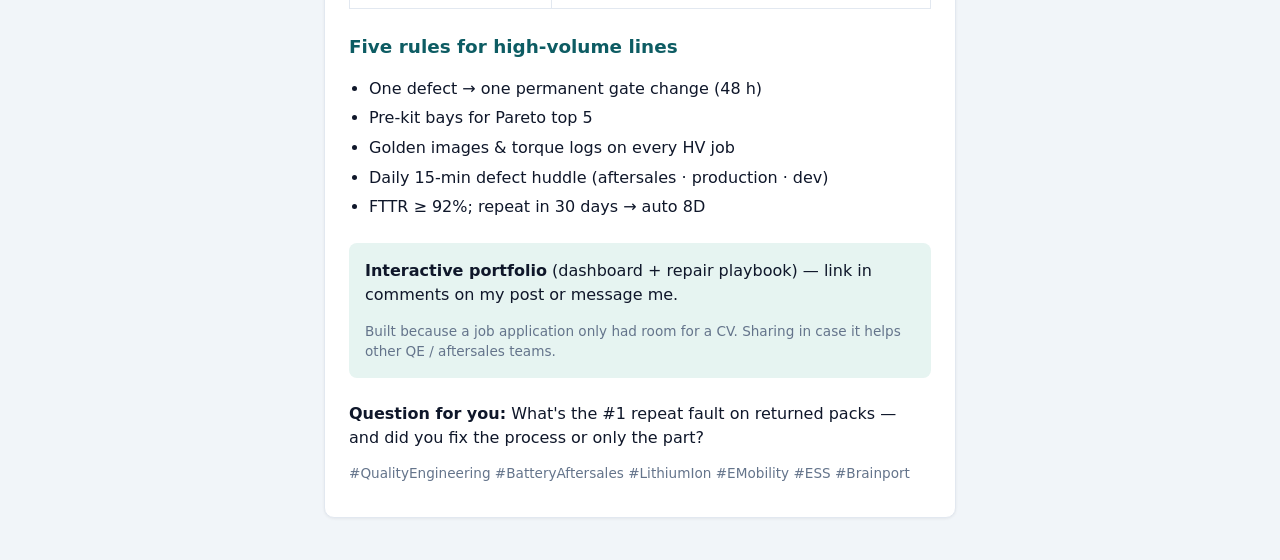
<file: linkedin/article-battery-aftersales-quality.html>
<!DOCTYPE html>
<html lang="en">
<head>
  <meta charset="UTF-8">
  <meta name="viewport" content="width=device-width, initial-scale=1.0">
  <title>LinkedIn Article — Eight Gates Before Release</title>
  <link rel="stylesheet" href="../battery-aftersales-quality/html/assets/portfolio.css">
  <style>
    .article-body { max-width: 680px; margin: 0 auto; }
    .article-body h1 { font-size: 1.6rem; line-height: 1.25; margin-bottom: 0.25rem; }
    .article-body .byline { color: var(--muted); font-size: 0.95rem; margin-bottom: 1.5rem; font-style: italic; }
    .article-body h2 { font-size: 1.15rem; color: var(--accent); margin: 1.5rem 0 0.6rem; border: none; text-transform: none; letter-spacing: 0; }
    .article-body p { margin: 0 0 0.85rem; text-align: left; }
    .article-body ul { margin: 0 0 0.85rem; padding-left: 1.25rem; }
    .article-body li { margin-bottom: 0.35rem; }
    .article-body table { font-size: 0.88rem; }
    .linkedin-tip { background: #eff6ff; border: 1px solid #93c5fd; border-radius: 8px; padding: 1rem; margin-bottom: 1.5rem; font-size: 0.9rem; }
    .cta-box { background: var(--accent-light); border-radius: 8px; padding: 1rem; margin-top: 1.5rem; text-align: center; }
  </style>
</head>
<body>
  <nav class="toolbar no-print">
    <a href="README.md" class="secondary">← LinkedIn guide</a>
    <button type="button" onclick="window.print()">Drukuj / PDF</button>
  </nav>

  <main class="container article-body">
    <div class="linkedin-tip no-print">
      <strong>LinkedIn:</strong> Napisz artykuł → skopiuj sekcje poniżej (lub z <code>article-battery-aftersales-quality.md</code>).
      Tytuł: <em>Eight Gates Before Release: Quality Control for Repaired Lithium-Ion Battery Packs</em>
    </div>

    <article class="section">
      <h1>Eight Gates Before Release: Quality Control for Repaired Lithium-Ion Battery Packs</h1>
      <p class="byline">Lessons from battery manufacturing and Brainport production — applied to aftersales · Łukasz Klimowski</p>

      <h2>The problem nobody talks about in aftersales</h2>
      <p>New battery packs leave the factory with a documented chain of evidence. <strong>Repaired packs often don't.</strong> A module swap or BMS re-flash can restore function — or introduce a latent fault that returns in 72 hours at an ESS site or bus depot. After seven years in battery and high-tech environments (Northvolt · Prodrive · Brainport), I believe repair quality needs production-grade discipline.</p>

      <h2>NMC and LFP fail differently</h2>
      <table class="data">
        <tr><th></th><th>NMC</th><th>LFP</th></tr>
        <tr><td>Typical use</td><td>EV, bus, mobility</td><td>ESS, UPS, datacenter</td></tr>
        <tr><td>Common returns</td><td>Cell drift, thermal, HV wear</td><td>BMS/CAN timeout, config, seals</td></tr>
        <tr><td>QC focus</td><td>IR, thermal verification</td><td>Golden firmware, connectors</td></tr>
      </table>

      <h2>My 8-step repair QC gate</h2>
      <ol>
        <li>Incoming &amp; ESD — quarantine if safety-critical</li>
        <li>HV isolation (IR) — before energization</li>
        <li>Cell / module balance — chemistry-specific ΔV</li>
        <li>BMS / CAN — separate comms from cell faults</li>
        <li>Thermal system — leak, pump, fan</li>
        <li>Repair to work instruction — torque, traceability</li>
        <li>Post-repair functional test</li>
        <li>Final release — SPC on pack voltage, full docs</li>
      </ol>

      <h2>Case study: BMS timeout on LFP ESS (not a board swap)</h2>
      <p><span class="badge lfp">LFP</span> <span class="badge ess">ESS</span> — Site reports CAN timeout. Root cause: <strong>connector moisture (pin 4–7 open)</strong> + <strong>wrong firmware profile</strong> after field re-flash. Fix: harness section + golden image re-flash + 4 h soak. Scale: mandatory connector photo on ESS intake; config backup before any BMS SW action. FC-02 down ~38% next quarter.</p>

      <h2>High-volume playbook (top faults)</h2>
      <table class="data playbook-table">
        <tr><th>Fault</th><th>Scale fix</th></tr>
        <tr><td>BMS / CAN timeout</td><td>Golden firmware per site; no flash without backup</td></tr>
        <tr><td>Cell imbalance</td><td>SPC on ΔV; module serial poka-yoke</td></tr>
        <tr><td>IR fail</td><td>Torque calibration + IR tester MSA</td></tr>
        <tr><td>Pre-charge / contactor</td><td>Pre-kitted bays; hour counter on intake</td></tr>
      </table>

      <h2>Five rules for high-volume lines</h2>
      <ul>
        <li>One defect → one permanent gate change (48 h)</li>
        <li>Pre-kit bays for Pareto top 5</li>
        <li>Golden images &amp; torque logs on every HV job</li>
        <li>Daily 15-min defect huddle (aftersales · production · dev)</li>
        <li>FTTR ≥ 92%; repeat in 30 days → auto 8D</li>
      </ul>

      <div class="cta-box">
        <p><strong>Interactive portfolio</strong> (dashboard + repair playbook) — link in comments on my post or message me.</p>
        <p style="font-size:0.85rem;color:var(--muted);margin:0;">Built because a job application only had room for a CV. Sharing in case it helps other QE / aftersales teams.</p>
      </div>

      <p style="margin-top:1.5rem;"><strong>Question for you:</strong> What's the #1 repeat fault on returned packs — and did you fix the process or only the part?</p>
      <p style="font-size:0.85rem;color:var(--muted);">#QualityEngineering #BatteryAftersales #LithiumIon #EMobility #ESS #Brainport</p>
    </article>
  </main>
</body>
</html>
</file>
<file: docs/assets/portfolio.css>
/* Battery Aftersales Quality Portfolio — HTML dashboard */

:root {
  --ink: #0f172a;
  --muted: #64748b;
  --accent: #0d5c63;
  --accent-2: #0891b2;
  --accent-light: #e6f4f1;
  --warn: #d97706;
  --danger: #dc2626;
  --ok: #059669;
  --line: #e2e8f0;
  --card: #ffffff;
  --bg: #f1f5f9;
  --nmc: #7c3aed;
  --lfp: #059669;
  --font: "Segoe UI", system-ui, sans-serif;
}

* { box-sizing: border-box; }

body {
  margin: 0;
  font-family: var(--font);
  color: var(--ink);
  background: var(--bg);
  line-height: 1.5;
}

a { color: var(--accent); }

.hero {
  background: linear-gradient(135deg, #0d5c63 0%, #0f766e 50%, #134e4a 100%);
  color: white;
  padding: 2rem 1.5rem 2.5rem;
}

.hero-inner {
  max-width: 1100px;
  margin: 0 auto;
}

.hero-badge {
  display: inline-block;
  background: rgba(255,255,255,0.15);
  padding: 0.25rem 0.75rem;
  border-radius: 999px;
  font-size: 0.8rem;
  margin-bottom: 0.75rem;
}

.hero h1 {
  margin: 0 0 0.5rem;
  font-size: 1.75rem;
  font-weight: 700;
}

.hero p { margin: 0; opacity: 0.92; max-width: 720px; }

.hero-meta {
  display: flex;
  flex-wrap: wrap;
  gap: 1rem;
  margin-top: 1.25rem;
  font-size: 0.88rem;
}

.hero-meta span { opacity: 0.9; }

.toolbar {
  position: sticky;
  top: 0;
  z-index: 50;
  background: var(--ink);
  padding: 0.6rem 1rem;
  display: flex;
  gap: 0.75rem;
  flex-wrap: wrap;
  justify-content: center;
}

.toolbar a, .toolbar button {
  color: white;
  background: var(--accent);
  border: none;
  padding: 0.45rem 1rem;
  border-radius: 6px;
  text-decoration: none;
  font: inherit;
  cursor: pointer;
}

.toolbar a.secondary {
  background: transparent;
  border: 1px solid rgba(255,255,255,0.3);
}

.container {
  max-width: 1100px;
  margin: 0 auto;
  padding: 1.5rem;
}

.section {
  background: var(--card);
  border-radius: 10px;
  padding: 1.25rem 1.5rem;
  margin-bottom: 1.25rem;
  box-shadow: 0 1px 3px rgba(0,0,0,0.06);
  border: 1px solid var(--line);
}

.section h2 {
  margin: 0 0 0.75rem;
  font-size: 1.1rem;
  color: var(--accent);
  border-bottom: 2px solid var(--accent-light);
  padding-bottom: 0.4rem;
}

.section h3 {
  margin: 1rem 0 0.5rem;
  font-size: 0.95rem;
}

.grid-2 { display: grid; grid-template-columns: 1fr 1fr; gap: 1rem; }
.grid-3 { display: grid; grid-template-columns: repeat(3, 1fr); gap: 1rem; }
.grid-4 { display: grid; grid-template-columns: repeat(4, 1fr); gap: 0.75rem; }

@media (max-width: 900px) {
  .grid-2, .grid-3, .grid-4 { grid-template-columns: 1fr; }
}

.kpi-card {
  background: var(--accent-light);
  border-left: 4px solid var(--accent);
  padding: 1rem;
  border-radius: 8px;
}

.kpi-card .value {
  font-size: 1.75rem;
  font-weight: 700;
  color: var(--accent);
  line-height: 1.1;
}

.kpi-card .label {
  font-size: 0.78rem;
  color: var(--muted);
  text-transform: uppercase;
  letter-spacing: 0.04em;
}

.chart-box {
  position: relative;
  height: 260px;
}

.chart-box.tall { height: 300px; }

.company-grid {
  display: grid;
  grid-template-columns: 2fr 1fr;
  gap: 1.25rem;
}

@media (max-width: 800px) { .company-grid { grid-template-columns: 1fr; } }

.tag-row { display: flex; flex-wrap: wrap; gap: 0.4rem; margin-top: 0.5rem; }

.tag {
  background: var(--accent-light);
  color: var(--accent);
  padding: 0.2rem 0.55rem;
  border-radius: 4px;
  font-size: 0.78rem;
  font-weight: 600;
}

.tag.nmc { background: #ede9fe; color: var(--nmc); }
.tag.lfp { background: #d1fae5; color: var(--lfp); }

/* Repair workflow */
.workflow {
  display: flex;
  flex-wrap: wrap;
  gap: 0.5rem;
  align-items: stretch;
}

.wf-step {
  flex: 1 1 120px;
  min-width: 110px;
  background: var(--accent-light);
  border: 1px solid #b8e0db;
  border-radius: 8px;
  padding: 0.65rem 0.5rem;
  text-align: center;
  position: relative;
}

.wf-step .num {
  display: inline-block;
  width: 1.5rem;
  height: 1.5rem;
  line-height: 1.5rem;
  background: var(--accent);
  color: white;
  border-radius: 50%;
  font-size: 0.75rem;
  font-weight: 700;
  margin-bottom: 0.35rem;
}

.wf-step strong {
  display: block;
  font-size: 0.72rem;
  line-height: 1.25;
}

.wf-step span {
  font-size: 0.68rem;
  color: var(--muted);
}

/* Battery anatomy diagram */
.battery-diagram {
  display: grid;
  grid-template-columns: 1fr 1fr;
  gap: 1rem;
}

.pack-visual {
  border: 2px solid var(--accent);
  border-radius: 8px;
  padding: 1rem;
  background: #fafafa;
}

.pack-layer {
  border: 1px dashed var(--muted);
  padding: 0.5rem;
  margin-bottom: 0.4rem;
  border-radius: 4px;
  font-size: 0.82rem;
}

.pack-layer:last-child { margin-bottom: 0; }

.repair-focus {
  border-left: 3px solid var(--warn);
  padding-left: 0.75rem;
  margin: 0.4rem 0;
  font-size: 0.88rem;
}

table.data {
  width: 100%;
  border-collapse: collapse;
  font-size: 0.85rem;
}

table.data th, table.data td {
  border: 1px solid var(--line);
  padding: 0.45rem 0.6rem;
  text-align: left;
}

table.data th {
  background: var(--accent-light);
  color: var(--accent);
  font-size: 0.75rem;
  text-transform: uppercase;
}

.pass { color: var(--ok); font-weight: 600; }
.fail { color: var(--danger); font-weight: 600; }

.eight-d {
  display: grid;
  grid-template-columns: 80px 1fr;
  gap: 0.35rem 0.75rem;
  font-size: 0.88rem;
}

.eight-d dt {
  font-weight: 700;
  color: var(--accent);
}

.eight-d dd { margin: 0; }

.experience-callout {
  background: linear-gradient(90deg, var(--accent-light), white);
  border: 1px solid #b8e0db;
  border-radius: 8px;
  padding: 1rem;
  margin-top: 0.75rem;
}

.footer-note {
  text-align: center;
  font-size: 0.8rem;
  color: var(--muted);
  padding: 1.5rem;
}

/* Repair playbook page */
.nav-tabs {
  display: flex;
  flex-wrap: wrap;
  gap: 0.5rem;
  margin-bottom: 1rem;
}

.nav-tabs a {
  padding: 0.45rem 0.9rem;
  background: var(--accent-light);
  border-radius: 6px;
  text-decoration: none;
  font-size: 0.88rem;
  font-weight: 600;
  color: var(--accent);
  border: 1px solid #b8e0db;
}

.nav-tabs a:hover { background: #d1ebe8; }

.timeline {
  border-left: 3px solid var(--accent);
  margin: 1rem 0 1rem 0.5rem;
  padding-left: 1.25rem;
}

.timeline-item {
  position: relative;
  margin-bottom: 1rem;
  padding-bottom: 0.5rem;
}

.timeline-item::before {
  content: "";
  position: absolute;
  left: -1.45rem;
  top: 0.35rem;
  width: 10px;
  height: 10px;
  background: var(--accent);
  border-radius: 50%;
  border: 2px solid white;
}

.timeline-item time {
  font-size: 0.78rem;
  color: var(--muted);
  font-weight: 600;
}

.timeline-item h4 {
  margin: 0.15rem 0 0.35rem;
  font-size: 0.95rem;
}

.badge {
  display: inline-block;
  padding: 0.15rem 0.5rem;
  border-radius: 4px;
  font-size: 0.72rem;
  font-weight: 700;
  text-transform: uppercase;
}

.badge.lfp { background: #d1fae5; color: var(--lfp); }
.badge.ess { background: #dbeafe; color: #1d4ed8; }
.badge.p1 { background: #fee2e2; color: var(--danger); }
.badge.p2 { background: #ffedd5; color: var(--warn); }
.badge.p3 { background: #e0e7ff; color: #4338ca; }
.badge.ok { background: #d1fae5; color: var(--ok); }

.diagnostic-flow {
  display: flex;
  flex-wrap: wrap;
  gap: 0.4rem;
  align-items: center;
  margin: 0.75rem 0;
  font-size: 0.82rem;
}

.diagnostic-flow span {
  background: #f8fafc;
  border: 1px solid var(--line);
  padding: 0.35rem 0.6rem;
  border-radius: 4px;
}

.diagnostic-flow .arrow { background: none; border: none; color: var(--accent); font-weight: 700; }

.playbook-table td:first-child { font-weight: 600; white-space: nowrap; }

.playbook-table .steps {
  font-size: 0.82rem;
  line-height: 1.45;
}

.playbook-table ol {
  margin: 0.25rem 0 0;
  padding-left: 1.2rem;
}

.playbook-table li { margin-bottom: 0.2rem; }

.volume-callout {
  background: #fffbeb;
  border: 1px solid #fcd34d;
  border-radius: 8px;
  padding: 0.85rem 1rem;
  font-size: 0.88rem;
  margin-top: 0.75rem;
}

.volume-callout strong { color: var(--warn); }

.star-grid {
  display: grid;
  grid-template-columns: 100px 1fr;
  gap: 0.5rem 1rem;
  font-size: 0.9rem;
}

.star-grid dt { font-weight: 700; color: var(--accent); }
.star-grid dd { margin: 0; }

.measure-box {
  display: grid;
  grid-template-columns: repeat(3, 1fr);
  gap: 0.75rem;
  margin: 0.75rem 0;
}

.measure-box div {
  background: #f8fafc;
  border: 1px solid var(--line);
  border-radius: 6px;
  padding: 0.6rem;
  text-align: center;
  font-size: 0.85rem;
}

.measure-box strong {
  display: block;
  font-size: 1.1rem;
  color: var(--accent);
}

@media (max-width: 700px) {
  .measure-box { grid-template-columns: 1fr; }
  .star-grid { grid-template-columns: 1fr; }
}

@media print {
  body { background: white; }
  .toolbar, .no-print { display: none !important; }
  .hero { break-after: avoid; }
  .section { break-inside: avoid; box-shadow: none; }
}
</file>
<file: docs/assets/site.css>
/* Shared site layer — hub, learn, decision tree, glossary, badges */

.site-nav {
  display: flex;
  flex-wrap: wrap;
  gap: 0.35rem 0.5rem;
  align-items: center;
  justify-content: center;
  width: 100%;
}

.site-nav a {
  color: #e2e8f0;
  text-decoration: none;
  font-size: 0.82rem;
  padding: 0.35rem 0.65rem;
  border-radius: 6px;
  border: 1px solid transparent;
}

.site-nav a:hover { background: rgba(255,255,255,0.1); }
.site-nav a.active {
  background: var(--accent-2, #0891b2);
  color: white;
  font-weight: 600;
}

.toolbar .site-nav { justify-content: flex-start; }

.tier-badge {
  display: inline-block;
  font-size: 0.72rem;
  font-weight: 600;
  padding: 0.15rem 0.45rem;
  border-radius: 4px;
  text-transform: uppercase;
  letter-spacing: 0.03em;
  vertical-align: middle;
}
.tier-published { background: #dcfce7; color: #166534; }
.tier-modeled { background: #fef9c3; color: #854d0e; }
.tier-illustrative { background: #e0e7ff; color: #3730a3; }
.tier-method { background: #e6f4f1; color: #0d5c63; }

.tier-legend {
  display: flex;
  flex-wrap: wrap;
  gap: 0.5rem 1rem;
  font-size: 0.8rem;
  margin: 0.75rem 0;
  color: var(--muted);
}

.glossary-term {
  border-bottom: 1px dotted var(--accent);
  cursor: help;
  color: inherit;
  text-decoration: none;
}
.glossary-tip {
  position: fixed;
  z-index: 200;
  max-width: 320px;
  background: var(--ink);
  color: white;
  padding: 0.65rem 0.85rem;
  border-radius: 8px;
  font-size: 0.85rem;
  line-height: 1.45;
  pointer-events: none;
  box-shadow: 0 8px 24px rgba(0,0,0,0.2);
  display: none;
}
.glossary-tip.visible { display: block; }
.glossary-tip strong { color: #7dd3fc; }

.glossary-page dt {
  font-weight: 700;
  color: var(--accent);
  margin-top: 0.75rem;
}
.glossary-page dd {
  margin: 0.2rem 0 0;
  color: var(--muted);
  font-size: 0.92rem;
}

.path-grid {
  display: grid;
  grid-template-columns: repeat(auto-fit, minmax(280px, 1fr));
  gap: 1rem;
  margin: 1.25rem 0;
}

.path-card {
  background: white;
  border: 2px solid var(--line);
  border-radius: 12px;
  padding: 1.25rem;
  transition: border-color 0.15s, box-shadow 0.15s;
  text-decoration: none;
  color: inherit;
  display: block;
}

.path-card:hover {
  border-color: var(--accent);
  box-shadow: 0 4px 16px rgba(13,92,99,0.12);
}

.path-card .path-icon { font-size: 2rem; margin-bottom: 0.5rem; }
.path-card h3 { margin: 0 0 0.35rem; color: var(--accent); }
.path-card p { margin: 0; font-size: 0.88rem; color: var(--muted); }
.path-card .path-cta {
  display: inline-block;
  margin-top: 0.75rem;
  font-size: 0.85rem;
  font-weight: 600;
  color: var(--accent-2);
}

.before-after {
  display: grid;
  grid-template-columns: 1fr auto 1fr;
  gap: 0.75rem;
  align-items: stretch;
  margin: 1rem 0;
}

@media (max-width: 720px) {
  .before-after { grid-template-columns: 1fr; }
  .ba-arrow { transform: rotate(90deg); text-align: center; }
}

.ba-panel { border-radius: 10px; padding: 1rem; font-size: 0.88rem; }
.ba-before { background: #fef2f2; border: 1px solid #fecaca; }
.ba-after { background: #ecfdf5; border: 1px solid #a7f3d0; }
.ba-arrow {
  display: flex;
  align-items: center;
  font-size: 1.5rem;
  color: var(--accent);
  font-weight: 700;
}
.ba-panel h4 { margin: 0 0 0.5rem; }
.ba-panel ul { margin: 0; padding-left: 1.1rem; }

.pack-diagram {
  background: white;
  border: 1px solid var(--line);
  border-radius: 12px;
  padding: 1rem;
  margin: 1rem 0;
}
.pack-diagram svg { width: 100%; max-width: 640px; height: auto; display: block; margin: 0 auto; }
.pack-diagram .cell-links {
  display: flex;
  flex-wrap: wrap;
  gap: 0.5rem;
  justify-content: center;
  margin-top: 0.75rem;
}
.pack-diagram .cell-links a {
  font-size: 0.82rem;
  padding: 0.35rem 0.65rem;
  background: var(--accent-light);
  border-radius: 6px;
  text-decoration: none;
  font-weight: 600;
}

.learn-progress { display: flex; gap: 0.35rem; margin: 1rem 0; flex-wrap: wrap; }
.learn-dot {
  width: 2.5rem;
  height: 2.5rem;
  border-radius: 50%;
  border: 2px solid var(--line);
  display: flex;
  align-items: center;
  justify-content: center;
  font-size: 0.85rem;
  font-weight: 600;
  background: white;
  cursor: pointer;
}
.learn-dot.done { background: var(--ok); color: white; border-color: var(--ok); }
.learn-dot.active { border-color: var(--accent); background: var(--accent-light); }
.learn-chapter { display: none; }
.learn-chapter.active { display: block; }
.learn-nav { display: flex; justify-content: space-between; margin-top: 1.5rem; gap: 0.75rem; }
.learn-nav button {
  padding: 0.55rem 1.1rem;
  border-radius: 8px;
  border: none;
  font: inherit;
  cursor: pointer;
  font-weight: 600;
}
.learn-nav .btn-primary { background: var(--accent); color: white; }
.learn-nav .btn-secondary { background: white; border: 1px solid var(--line); }
.learn-quiz label {
  display: block;
  padding: 0.55rem 0.75rem;
  margin: 0.35rem 0;
  border: 1px solid var(--line);
  border-radius: 8px;
  cursor: pointer;
  font-size: 0.9rem;
}
.learn-quiz label:hover { background: var(--accent-light); }
.learn-complete {
  text-align: center;
  padding: 2rem;
  background: linear-gradient(135deg, #ecfdf5, #e6f4f1);
  border-radius: 12px;
}

.dt-card {
  background: white;
  border: 1px solid var(--line);
  border-radius: 12px;
  padding: 1.25rem;
  margin: 1rem 0;
}
.dt-question { font-size: 1.15rem; font-weight: 600; margin: 0 0 1rem; color: var(--accent); }
.dt-options { display: flex; flex-direction: column; gap: 0.5rem; }
.dt-options button {
  text-align: left;
  padding: 0.75rem 1rem;
  border: 2px solid var(--line);
  border-radius: 8px;
  background: white;
  font: inherit;
  cursor: pointer;
}
.dt-options button:hover { border-color: var(--accent); background: var(--accent-light); }
.dt-result h3 { margin: 0 0 0.75rem; color: var(--ok); }
.dt-breadcrumb { font-size: 0.8rem; color: var(--muted); margin-bottom: 0.5rem; }

.gate-cards {
  display: grid;
  grid-template-columns: repeat(auto-fit, minmax(260px, 1fr));
  gap: 0.75rem;
  margin-top: 1rem;
}
.gate-card {
  border: 1px solid var(--line);
  border-radius: 10px;
  padding: 0.85rem;
  background: white;
  font-size: 0.85rem;
}
.gate-card .gate-num {
  display: inline-block;
  background: var(--accent);
  color: white;
  width: 1.75rem;
  height: 1.75rem;
  line-height: 1.75rem;
  text-align: center;
  border-radius: 50%;
  font-weight: 700;
  font-size: 0.85rem;
  margin-right: 0.35rem;
}
.gate-card h4 { margin: 0 0 0.5rem; display: flex; align-items: center; }
.gate-card dt { font-weight: 600; font-size: 0.78rem; color: var(--muted); margin-top: 0.35rem; }
.gate-card dd { margin: 0.1rem 0 0; }

.cheat-grid {
  display: grid;
  grid-template-columns: repeat(2, 1fr);
  gap: 0.65rem;
  font-size: 0.78rem;
}
.cheat-cell { border: 1px solid #ccc; padding: 0.45rem; border-radius: 4px; break-inside: avoid; }
.cheat-cell strong { display: block; color: var(--accent); }

.hub-banner {
  background: linear-gradient(90deg, #1e3a5f, #0d5c63);
  color: white;
  padding: 0.85rem 1.25rem;
  text-align: center;
  font-size: 0.92rem;
}
.hub-banner a { color: #7dd3fc; font-weight: 600; }

.changelog-list h3 { margin: 1rem 0 0.35rem; font-size: 1rem; }
.changelog-list ul { margin: 0; padding-left: 1.1rem; color: var(--muted); }

@media print {
  .toolbar, .learn-nav, .no-print { display: none !important; }
  .cheat-grid { grid-template-columns: repeat(4, 1fr); }
}
</file>
<file: battery-aftersales-quality/html/assets/portfolio.css>
/* Battery Aftersales Quality Portfolio — HTML dashboard */

:root {
  --ink: #0f172a;
  --muted: #64748b;
  --accent: #0d5c63;
  --accent-2: #0891b2;
  --accent-light: #e6f4f1;
  --warn: #d97706;
  --danger: #dc2626;
  --ok: #059669;
  --line: #e2e8f0;
  --card: #ffffff;
  --bg: #f1f5f9;
  --nmc: #7c3aed;
  --lfp: #059669;
  --font: "Segoe UI", system-ui, sans-serif;
}

* { box-sizing: border-box; }

body {
  margin: 0;
  font-family: var(--font);
  color: var(--ink);
  background: var(--bg);
  line-height: 1.5;
}

a { color: var(--accent); }

.hero {
  background: linear-gradient(135deg, #0d5c63 0%, #0f766e 50%, #134e4a 100%);
  color: white;
  padding: 2rem 1.5rem 2.5rem;
}

.hero-inner {
  max-width: 1100px;
  margin: 0 auto;
}

.hero-badge {
  display: inline-block;
  background: rgba(255,255,255,0.15);
  padding: 0.25rem 0.75rem;
  border-radius: 999px;
  font-size: 0.8rem;
  margin-bottom: 0.75rem;
}

.hero h1 {
  margin: 0 0 0.5rem;
  font-size: 1.75rem;
  font-weight: 700;
}

.hero p { margin: 0; opacity: 0.92; max-width: 720px; }

.hero-meta {
  display: flex;
  flex-wrap: wrap;
  gap: 1rem;
  margin-top: 1.25rem;
  font-size: 0.88rem;
}

.hero-meta span { opacity: 0.9; }

.toolbar {
  position: sticky;
  top: 0;
  z-index: 50;
  background: var(--ink);
  padding: 0.6rem 1rem;
  display: flex;
  gap: 0.75rem;
  flex-wrap: wrap;
  justify-content: center;
}

.toolbar a, .toolbar button {
  color: white;
  background: var(--accent);
  border: none;
  padding: 0.45rem 1rem;
  border-radius: 6px;
  text-decoration: none;
  font: inherit;
  cursor: pointer;
}

.toolbar a.secondary {
  background: transparent;
  border: 1px solid rgba(255,255,255,0.3);
}

.container {
  max-width: 1100px;
  margin: 0 auto;
  padding: 1.5rem;
}

.section {
  background: var(--card);
  border-radius: 10px;
  padding: 1.25rem 1.5rem;
  margin-bottom: 1.25rem;
  box-shadow: 0 1px 3px rgba(0,0,0,0.06);
  border: 1px solid var(--line);
}

.section h2 {
  margin: 0 0 0.75rem;
  font-size: 1.1rem;
  color: var(--accent);
  border-bottom: 2px solid var(--accent-light);
  padding-bottom: 0.4rem;
}

.section h3 {
  margin: 1rem 0 0.5rem;
  font-size: 0.95rem;
}

.grid-2 { display: grid; grid-template-columns: 1fr 1fr; gap: 1rem; }
.grid-3 { display: grid; grid-template-columns: repeat(3, 1fr); gap: 1rem; }
.grid-4 { display: grid; grid-template-columns: repeat(4, 1fr); gap: 0.75rem; }

@media (max-width: 900px) {
  .grid-2, .grid-3, .grid-4 { grid-template-columns: 1fr; }
}

.kpi-card {
  background: var(--accent-light);
  border-left: 4px solid var(--accent);
  padding: 1rem;
  border-radius: 8px;
}

.kpi-card .value {
  font-size: 1.75rem;
  font-weight: 700;
  color: var(--accent);
  line-height: 1.1;
}

.kpi-card .label {
  font-size: 0.78rem;
  color: var(--muted);
  text-transform: uppercase;
  letter-spacing: 0.04em;
}

.chart-box {
  position: relative;
  height: 260px;
}

.chart-box.tall { height: 300px; }

.company-grid {
  display: grid;
  grid-template-columns: 2fr 1fr;
  gap: 1.25rem;
}

@media (max-width: 800px) { .company-grid { grid-template-columns: 1fr; } }

.tag-row { display: flex; flex-wrap: wrap; gap: 0.4rem; margin-top: 0.5rem; }

.tag {
  background: var(--accent-light);
  color: var(--accent);
  padding: 0.2rem 0.55rem;
  border-radius: 4px;
  font-size: 0.78rem;
  font-weight: 600;
}

.tag.nmc { background: #ede9fe; color: var(--nmc); }
.tag.lfp { background: #d1fae5; color: var(--lfp); }

/* Repair workflow */
.workflow {
  display: flex;
  flex-wrap: wrap;
  gap: 0.5rem;
  align-items: stretch;
}

.wf-step {
  flex: 1 1 120px;
  min-width: 110px;
  background: var(--accent-light);
  border: 1px solid #b8e0db;
  border-radius: 8px;
  padding: 0.65rem 0.5rem;
  text-align: center;
  position: relative;
}

.wf-step .num {
  display: inline-block;
  width: 1.5rem;
  height: 1.5rem;
  line-height: 1.5rem;
  background: var(--accent);
  color: white;
  border-radius: 50%;
  font-size: 0.75rem;
  font-weight: 700;
  margin-bottom: 0.35rem;
}

.wf-step strong {
  display: block;
  font-size: 0.72rem;
  line-height: 1.25;
}

.wf-step span {
  font-size: 0.68rem;
  color: var(--muted);
}

/* Battery anatomy diagram */
.battery-diagram {
  display: grid;
  grid-template-columns: 1fr 1fr;
  gap: 1rem;
}

.pack-visual {
  border: 2px solid var(--accent);
  border-radius: 8px;
  padding: 1rem;
  background: #fafafa;
}

.pack-layer {
  border: 1px dashed var(--muted);
  padding: 0.5rem;
  margin-bottom: 0.4rem;
  border-radius: 4px;
  font-size: 0.82rem;
}

.pack-layer:last-child { margin-bottom: 0; }

.repair-focus {
  border-left: 3px solid var(--warn);
  padding-left: 0.75rem;
  margin: 0.4rem 0;
  font-size: 0.88rem;
}

table.data {
  width: 100%;
  border-collapse: collapse;
  font-size: 0.85rem;
}

table.data th, table.data td {
  border: 1px solid var(--line);
  padding: 0.45rem 0.6rem;
  text-align: left;
}

table.data th {
  background: var(--accent-light);
  color: var(--accent);
  font-size: 0.75rem;
  text-transform: uppercase;
}

.pass { color: var(--ok); font-weight: 600; }
.fail { color: var(--danger); font-weight: 600; }

.eight-d {
  display: grid;
  grid-template-columns: 80px 1fr;
  gap: 0.35rem 0.75rem;
  font-size: 0.88rem;
}

.eight-d dt {
  font-weight: 700;
  color: var(--accent);
}

.eight-d dd { margin: 0; }

.experience-callout {
  background: linear-gradient(90deg, var(--accent-light), white);
  border: 1px solid #b8e0db;
  border-radius: 8px;
  padding: 1rem;
  margin-top: 0.75rem;
}

.footer-note {
  text-align: center;
  font-size: 0.8rem;
  color: var(--muted);
  padding: 1.5rem;
}

/* Repair playbook page */
.nav-tabs {
  display: flex;
  flex-wrap: wrap;
  gap: 0.5rem;
  margin-bottom: 1rem;
}

.nav-tabs a {
  padding: 0.45rem 0.9rem;
  background: var(--accent-light);
  border-radius: 6px;
  text-decoration: none;
  font-size: 0.88rem;
  font-weight: 600;
  color: var(--accent);
  border: 1px solid #b8e0db;
}

.nav-tabs a:hover { background: #d1ebe8; }

.timeline {
  border-left: 3px solid var(--accent);
  margin: 1rem 0 1rem 0.5rem;
  padding-left: 1.25rem;
}

.timeline-item {
  position: relative;
  margin-bottom: 1rem;
  padding-bottom: 0.5rem;
}

.timeline-item::before {
  content: "";
  position: absolute;
  left: -1.45rem;
  top: 0.35rem;
  width: 10px;
  height: 10px;
  background: var(--accent);
  border-radius: 50%;
  border: 2px solid white;
}

.timeline-item time {
  font-size: 0.78rem;
  color: var(--muted);
  font-weight: 600;
}

.timeline-item h4 {
  margin: 0.15rem 0 0.35rem;
  font-size: 0.95rem;
}

.badge {
  display: inline-block;
  padding: 0.15rem 0.5rem;
  border-radius: 4px;
  font-size: 0.72rem;
  font-weight: 700;
  text-transform: uppercase;
}

.badge.lfp { background: #d1fae5; color: var(--lfp); }
.badge.ess { background: #dbeafe; color: #1d4ed8; }
.badge.p1 { background: #fee2e2; color: var(--danger); }
.badge.p2 { background: #ffedd5; color: var(--warn); }
.badge.p3 { background: #e0e7ff; color: #4338ca; }
.badge.ok { background: #d1fae5; color: var(--ok); }

.diagnostic-flow {
  display: flex;
  flex-wrap: wrap;
  gap: 0.4rem;
  align-items: center;
  margin: 0.75rem 0;
  font-size: 0.82rem;
}

.diagnostic-flow span {
  background: #f8fafc;
  border: 1px solid var(--line);
  padding: 0.35rem 0.6rem;
  border-radius: 4px;
}

.diagnostic-flow .arrow { background: none; border: none; color: var(--accent); font-weight: 700; }

.playbook-table td:first-child { font-weight: 600; white-space: nowrap; }

.playbook-table .steps {
  font-size: 0.82rem;
  line-height: 1.45;
}

.playbook-table ol {
  margin: 0.25rem 0 0;
  padding-left: 1.2rem;
}

.playbook-table li { margin-bottom: 0.2rem; }

.volume-callout {
  background: #fffbeb;
  border: 1px solid #fcd34d;
  border-radius: 8px;
  padding: 0.85rem 1rem;
  font-size: 0.88rem;
  margin-top: 0.75rem;
}

.volume-callout strong { color: var(--warn); }

.star-grid {
  display: grid;
  grid-template-columns: 100px 1fr;
  gap: 0.5rem 1rem;
  font-size: 0.9rem;
}

.star-grid dt { font-weight: 700; color: var(--accent); }
.star-grid dd { margin: 0; }

.measure-box {
  display: grid;
  grid-template-columns: repeat(3, 1fr);
  gap: 0.75rem;
  margin: 0.75rem 0;
}

.measure-box div {
  background: #f8fafc;
  border: 1px solid var(--line);
  border-radius: 6px;
  padding: 0.6rem;
  text-align: center;
  font-size: 0.85rem;
}

.measure-box strong {
  display: block;
  font-size: 1.1rem;
  color: var(--accent);
}

@media (max-width: 700px) {
  .measure-box { grid-template-columns: 1fr; }
  .star-grid { grid-template-columns: 1fr; }
}

@media print {
  body { background: white; }
  .toolbar, .no-print { display: none !important; }
  .hero { break-after: avoid; }
  .section { break-inside: avoid; box-shadow: none; }
}
</file>
